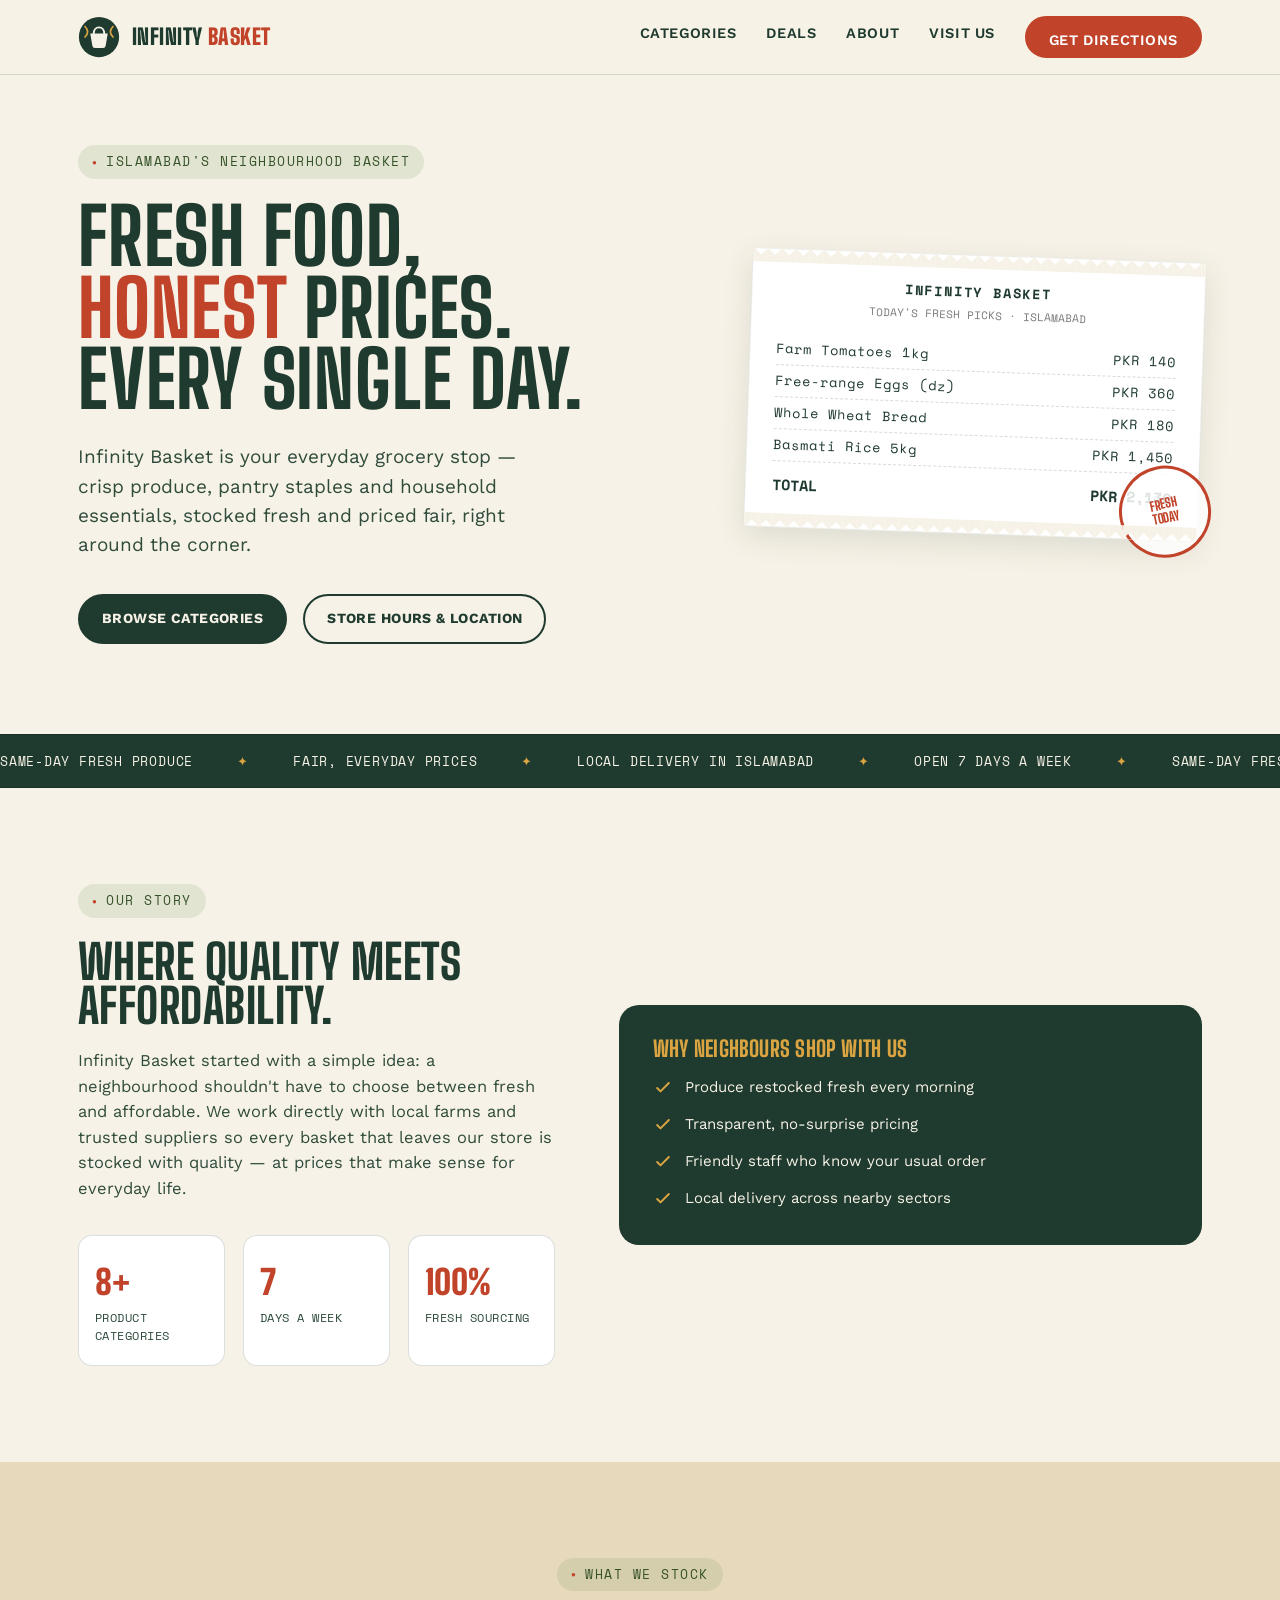
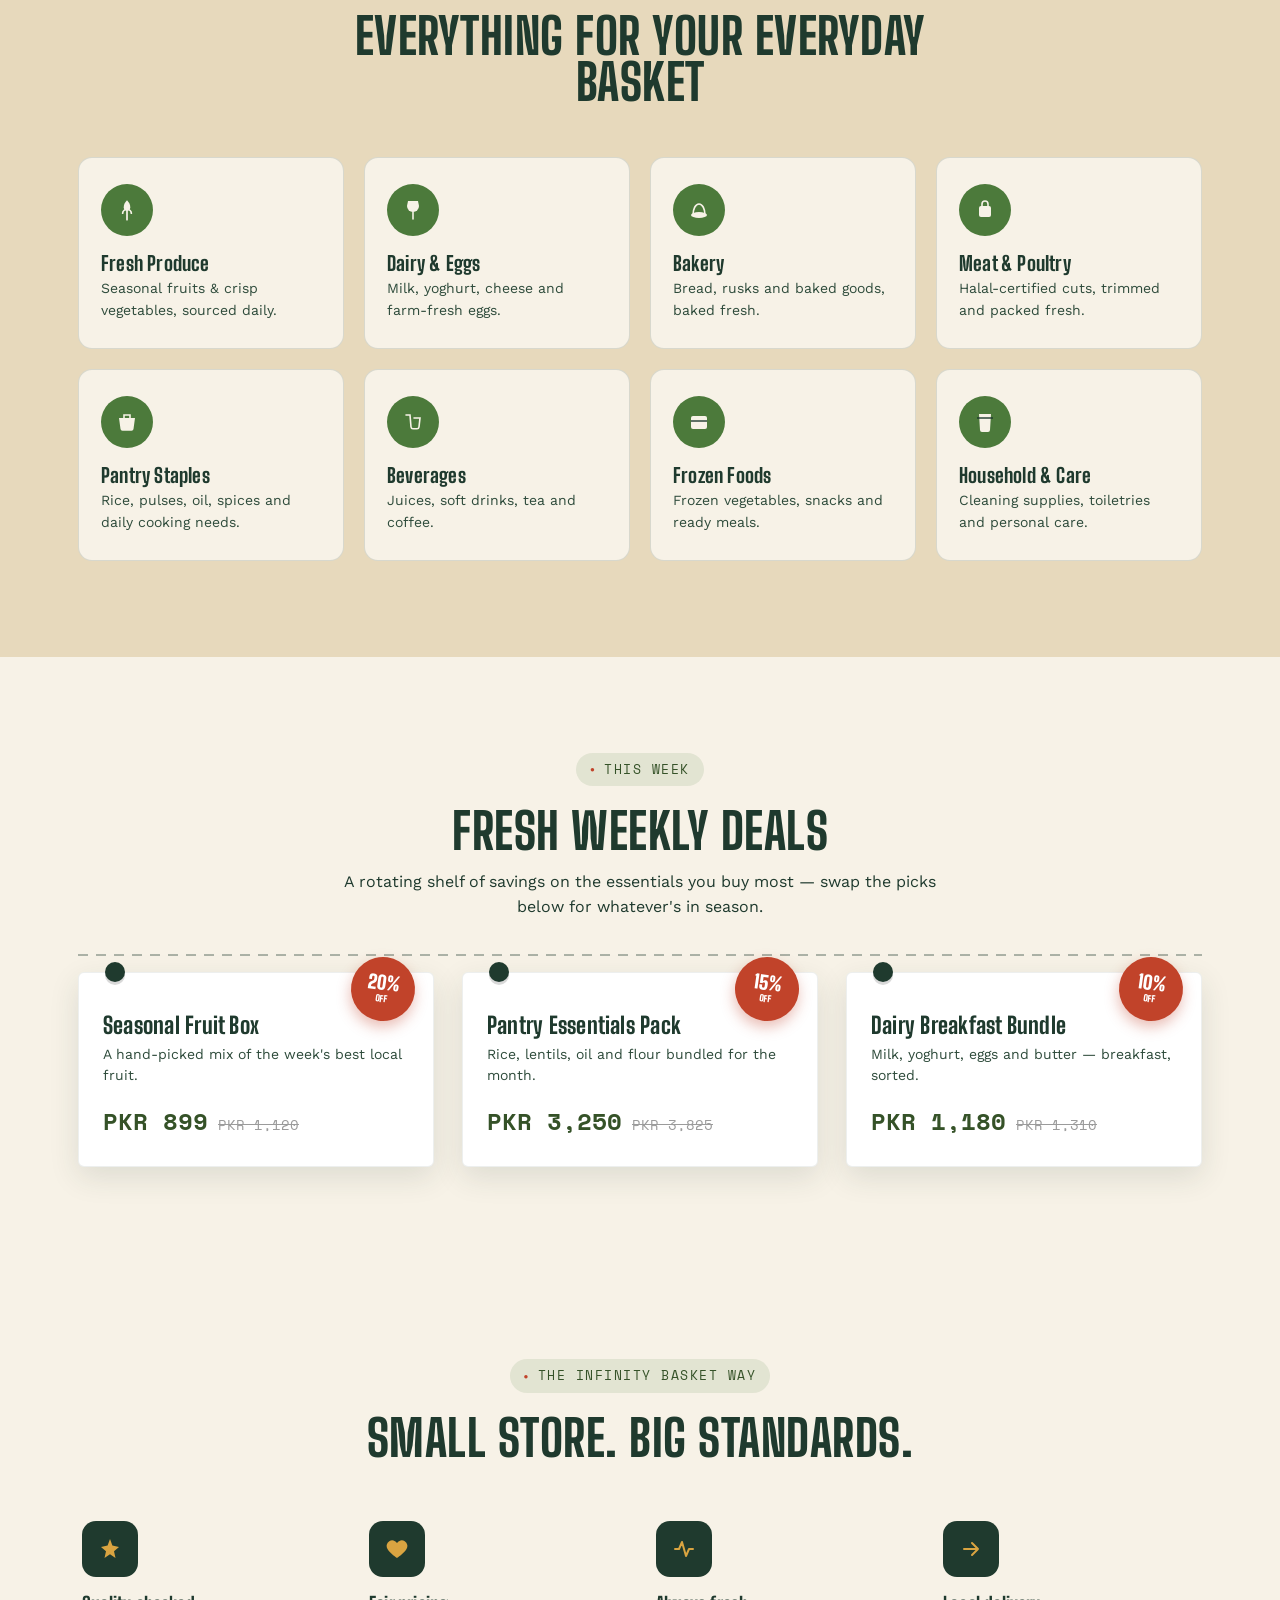
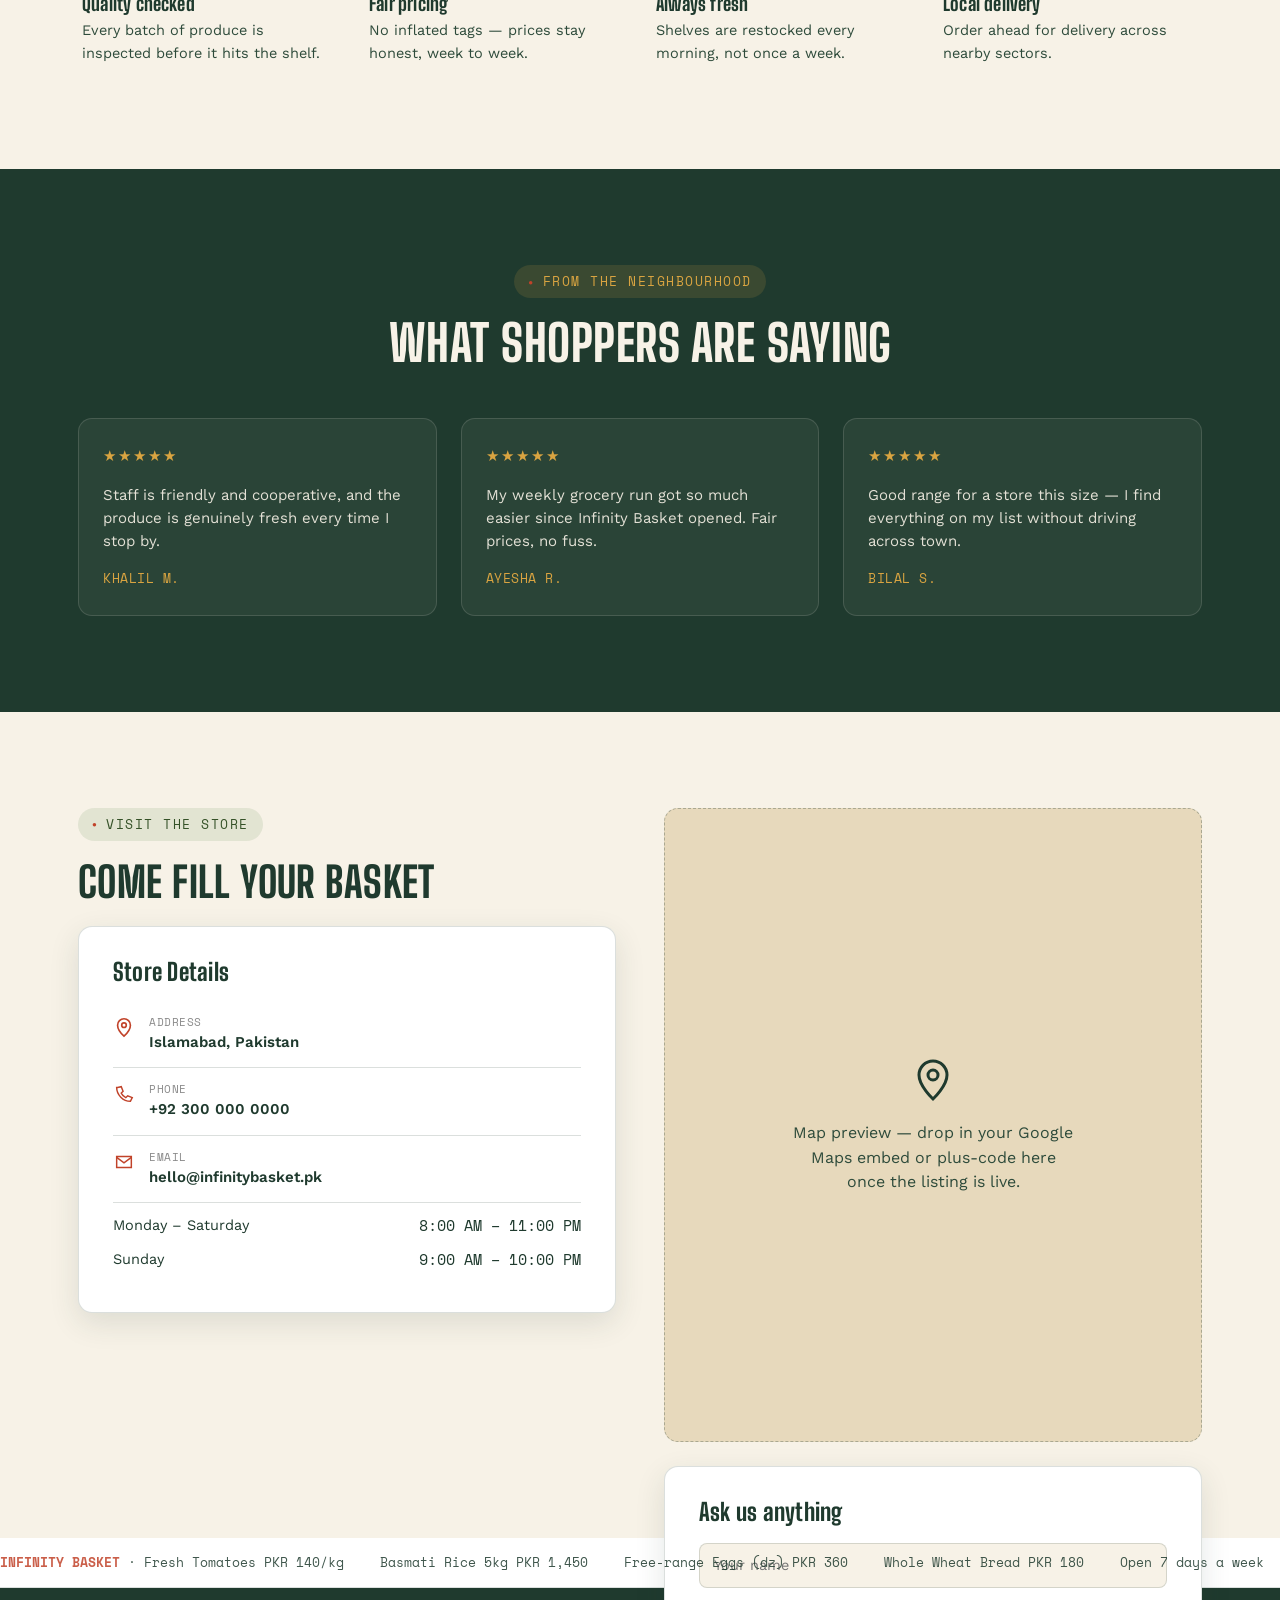
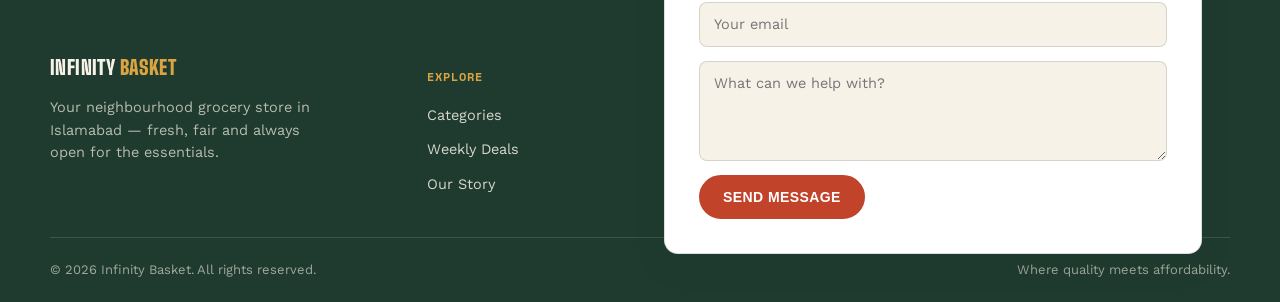
<file: index.html>
<!DOCTYPE html>
<html lang="en">
<head>
<meta charset="UTF-8">
<meta name="viewport" content="width=device-width, initial-scale=1.0">
<title>Infinity Basket — Fresh Groceries, Islamabad</title>
<meta name="description" content="Infinity Basket — your neighbourhood grocery store in Islamabad. Fresh produce, daily essentials, honest prices.">
<link rel="preconnect" href="https://fonts.googleapis.com">
<link rel="preconnect" href="https://fonts.gstatic.com" crossorigin>
<link href="https://fonts.googleapis.com/css2?family=Big+Shoulders+Display:wght@500;700;800;900&family=Work+Sans:wght@400;500;600;700&family=Space+Mono:wght@400;700&display=swap" rel="stylesheet">
<style>
  :root{
    --paper:#F7F2E7;
    --kraft:#E7D9BC;
    --ink:#1F3A2E;
    --ink-soft:#2E4B3B;
    --leaf:#4C7A3B;
    --leaf-deep:#355228;
    --tomato:#C1432A;
    --tomato-deep:#9A3320;
    --gold:#D9A441;
    --line: rgba(31,58,46,0.16);
    --radius: 14px;
    --shadow: 0 10px 30px rgba(31,58,46,0.12);
    --maxw: 1180px;
  }

  *{box-sizing:border-box;}
  html{scroll-behavior:smooth;}
  body{
    margin:0;
    background:var(--paper);
    color:var(--ink);
    font-family:'Work Sans', sans-serif;
    font-size:16px;
    line-height:1.55;
    -webkit-font-smoothing:antialiased;
  }
  h1,h2,h3,.display{
    font-family:'Big Shoulders Display', sans-serif;
    font-weight:800;
    text-transform:uppercase;
    letter-spacing:0.01em;
    line-height:0.92;
    margin:0;
  }
  .mono{font-family:'Space Mono', monospace;}
  a{color:inherit;}
  img,svg{display:block;max-width:100%;}
  .wrap{max-width:var(--maxw); margin:0 auto; padding:0 28px;}
  section{padding:96px 0;}
  @media(max-width:760px){ section{padding:64px 0;} }

  :focus-visible{
    outline:3px solid var(--tomato);
    outline-offset:3px;
  }

  /* ---------- texture ---------- */
  .kraft-bg{
    background-color:var(--kraft);
    background-image:
      radial-gradient(circle at 20% 30%, rgba(31,58,46,0.05) 0, transparent 40%),
      radial-gradient(circle at 80% 70%, rgba(31,58,46,0.05) 0, transparent 45%);
  }

  /* ---------- header ---------- */
  header{
    position:sticky; top:0; z-index:50;
    background:rgba(247,242,231,0.92);
    backdrop-filter:blur(6px);
    border-bottom:1px solid var(--line);
  }
  .nav{
    display:flex; align-items:center; justify-content:space-between;
    padding:16px 28px; max-width:var(--maxw); margin:0 auto;
  }
  .brand{display:flex; align-items:center; gap:12px; text-decoration:none; color:var(--ink);}
  .brand-mark{width:42px; height:42px; flex-shrink:0;}
  .brand-word{font-family:'Big Shoulders Display'; font-weight:900; font-size:22px; letter-spacing:0.02em;}
  .brand-word span{color:var(--tomato);}
  nav.links{display:flex; gap:30px; align-items:center;}
  nav.links a{
    text-decoration:none; font-weight:600; font-size:14.5px;
    text-transform:uppercase; letter-spacing:0.04em;
    padding-bottom:4px; border-bottom:2px solid transparent;
    transition:border-color .2s ease;
  }
  nav.links a:hover{border-color:var(--tomato);}
  .btn{
    display:inline-flex; align-items:center; gap:8px;
    background:var(--ink); color:var(--paper);
    padding:12px 22px; border-radius:999px;
    font-weight:700; font-size:14px; text-transform:uppercase; letter-spacing:0.03em;
    text-decoration:none; border:2px solid var(--ink);
    transition:transform .15s ease, background .2s ease, color .2s ease;
    cursor:pointer;
  }
  .btn:hover{background:transparent; color:var(--ink); transform:translateY(-2px);}
  .btn.tomato{background:var(--tomato); border-color:var(--tomato); color:#fff;}
  .btn.tomato:hover{background:transparent; color:var(--tomato);}
  .btn.ghost{background:transparent; color:var(--ink);}
  .btn.ghost:hover{background:var(--ink); color:var(--paper);}
  .menu-toggle{display:none;}

  @media(max-width:900px){
    nav.links{
      position:fixed; inset:64px 0 0 0; background:var(--paper);
      flex-direction:column; padding:32px 28px; gap:22px;
      transform:translateX(100%); transition:transform .3s ease;
      border-top:1px solid var(--line);
    }
    nav.links.open{transform:translateX(0);}
    .menu-toggle{
      display:flex; background:none; border:none; cursor:pointer;
      flex-direction:column; gap:5px; padding:6px;
    }
    .menu-toggle span{width:26px; height:2.5px; background:var(--ink); display:block;}
  }

  /* ---------- hero ---------- */
  .hero{
    position:relative; overflow:hidden;
    padding:70px 0 90px;
    background:var(--paper);
  }
  .hero .wrap{
    display:grid; grid-template-columns:1.15fr 0.85fr; gap:56px; align-items:center;
  }
  @media(max-width:900px){ .hero .wrap{grid-template-columns:1fr;} }
  .eyebrow{
    display:inline-flex; align-items:center; gap:8px;
    font-family:'Space Mono'; font-size:12.5px; text-transform:uppercase; letter-spacing:0.12em;
    color:var(--leaf-deep); background:rgba(76,122,59,0.12);
    padding:7px 14px; border-radius:999px; margin-bottom:22px;
  }
  .eyebrow::before{content:"●"; color:var(--tomato); font-size:8px;}
  .hero h1{font-size:clamp(42px, 6.2vw, 78px); color:var(--ink);}
  .hero h1 em{font-style:normal; color:var(--tomato);}
  .hero p.lede{
    font-size:19px; max-width:480px; margin:26px 0 34px; color:var(--ink-soft);
  }
  .hero-ctas{display:flex; gap:16px; flex-wrap:wrap;}

  .receipt-card{
    background:#fff; border-radius:4px; padding:26px 26px 30px;
    box-shadow:var(--shadow); position:relative; transform:rotate(2deg);
    font-family:'Space Mono'; font-size:13.5px;
    border:1px solid rgba(31,58,46,0.08);
  }
  .receipt-card::before, .receipt-card::after{
    content:""; position:absolute; left:0; right:0; height:14px;
    background:
      linear-gradient(135deg, transparent 50%, #F7F2E7 50%) 0 0/14px 14px repeat-x,
      linear-gradient(-135deg, transparent 50%, #F7F2E7 50%) 0 0/14px 14px repeat-x;
  }
  .receipt-card::before{top:-1px;}
  .receipt-card::after{bottom:-1px; transform:scaleY(-1);}
  .receipt-title{text-align:center; font-weight:700; letter-spacing:0.06em; margin-bottom:4px;}
  .receipt-sub{text-align:center; font-size:11px; color:#7a7a7a; margin-bottom:16px;}
  .receipt-row{display:flex; justify-content:space-between; padding:5px 0; border-bottom:1px dashed rgba(31,58,46,0.18);}
  .receipt-total{display:flex; justify-content:space-between; padding-top:12px; font-weight:700; font-size:15px;}
  .receipt-stamp{
    position:absolute; right:-14px; bottom:-18px; width:92px; height:92px;
    border-radius:50%; border:3px solid var(--tomato); color:var(--tomato);
    display:flex; align-items:center; justify-content:center; text-align:center;
    transform:rotate(-14deg); font-family:'Big Shoulders Display'; font-weight:800;
    font-size:13px; text-transform:uppercase; line-height:1.05; background:rgba(255,255,255,0.85);
  }

  /* ---------- marquee strip ---------- */
  .strip{
    background:var(--ink); color:var(--paper); overflow:hidden; padding:14px 0;
    white-space:nowrap; border-top:1px solid rgba(0,0,0,0.15); border-bottom:1px solid rgba(0,0,0,0.15);
  }
  .strip-track{display:inline-flex; gap:44px; animation:scroll-left 26s linear infinite;}
  .strip span{font-family:'Space Mono'; font-size:13px; letter-spacing:0.06em; text-transform:uppercase;}
  .strip span::after{content:"✦"; margin-left:44px; color:var(--gold);}
  @keyframes scroll-left{ from{transform:translateX(0);} to{transform:translateX(-50%);} }
  @media (prefers-reduced-motion: reduce){
    .strip-track{animation:none;}
  }

  /* ---------- about ---------- */
  .about .wrap{display:grid; grid-template-columns:0.9fr 1.1fr; gap:64px; align-items:center;}
  @media(max-width:860px){ .about .wrap{grid-template-columns:1fr;} }
  .about h2{font-size:clamp(32px,4.5vw,48px); margin-bottom:20px;}
  .about p{color:var(--ink-soft); font-size:16.5px; max-width:520px;}
  .stat-grid{display:grid; grid-template-columns:repeat(3,1fr); gap:18px; margin-top:34px;}
  .stat{background:#fff; border:1px solid var(--line); border-radius:var(--radius); padding:20px 16px;}
  .stat .num{font-family:'Big Shoulders Display'; font-weight:900; font-size:34px; color:var(--tomato);}
  .stat .lbl{font-family:'Space Mono'; font-size:11.5px; text-transform:uppercase; letter-spacing:0.04em; color:var(--ink-soft);}
  .crate{
    background:var(--ink); border-radius:20px; padding:34px; color:var(--paper);
    position:relative;
  }
  .crate h3{font-size:22px; margin-bottom:16px; color:var(--gold);}
  .crate ul{list-style:none; margin:0; padding:0; display:flex; flex-direction:column; gap:14px;}
  .crate li{display:flex; gap:12px; align-items:flex-start; font-size:15px;}
  .crate li svg{flex-shrink:0; margin-top:2px;}

  /* ---------- categories ---------- */
  .categories{background:var(--kraft);}
  .section-head{max-width:640px; margin:0 auto 52px; text-align:center;}
  .section-head .eyebrow{margin-left:auto; margin-right:auto;}
  .section-head h2{font-size:clamp(32px,4.8vw,50px);}
  .cat-grid{
    display:grid; grid-template-columns:repeat(4,1fr); gap:20px;
  }
  @media(max-width:900px){ .cat-grid{grid-template-columns:repeat(2,1fr);} }
  @media(max-width:520px){ .cat-grid{grid-template-columns:1fr;} }
  .cat-card{
    background:var(--paper); border:1px solid rgba(31,58,46,0.14); border-radius:var(--radius);
    padding:26px 22px; transition:transform .2s ease, box-shadow .2s ease;
  }
  .cat-card:hover{transform:translateY(-6px); box-shadow:var(--shadow);}
  .cat-card .icon{
    width:52px; height:52px; border-radius:50%; background:var(--leaf); color:#fff;
    display:flex; align-items:center; justify-content:center; margin-bottom:18px;
  }
  .cat-card h3{font-size:20px; text-transform:none; margin-bottom:6px;}
  .cat-card p{margin:0; font-size:14px; color:var(--ink-soft);}

  /* ---------- deals ---------- */
  .deals .wrap > p.deals-intro{text-align:center; max-width:600px; margin:-30px auto 50px; color:var(--ink-soft);}
  .deal-line{position:relative;}
  .deal-line::before{
    content:""; position:absolute; top:-18px; left:0; right:0; height:2px;
    background:repeating-linear-gradient(90deg, var(--ink) 0 10px, transparent 10px 18px);
    opacity:0.35;
  }
  .deal-grid{display:grid; grid-template-columns:repeat(3,1fr); gap:28px;}
  @media(max-width:860px){ .deal-grid{grid-template-columns:1fr;} }
  .tag{
    background:#fff; border-radius:6px; padding:28px 24px 26px; position:relative;
    box-shadow:var(--shadow); border:1px solid rgba(31,58,46,0.08);
  }
  .tag::before{
    content:""; position:absolute; top:-11px; left:26px; width:20px; height:20px;
    background:var(--ink); border-radius:50%; box-shadow:0 3px 0 rgba(0,0,0,0.15);
  }
  .tag .badge{
    position:absolute; top:-16px; right:18px; width:64px; height:64px; border-radius:50%;
    background:var(--tomato); color:#fff; display:flex; align-items:center; justify-content:center;
    flex-direction:column; transform:rotate(8deg); font-family:'Big Shoulders Display'; font-weight:900;
    box-shadow:0 6px 14px rgba(193,67,42,0.35);
  }
  .tag .badge .pct{font-size:19px; line-height:1;}
  .tag .badge .off{font-size:9px; letter-spacing:0.05em;}
  .tag h3{font-size:23px; margin:14px 0 8px; text-transform:none;}
  .tag p{color:var(--ink-soft); font-size:14px; margin:0 0 16px;}
  .tag .price-row{display:flex; align-items:baseline; gap:10px; font-family:'Space Mono';}
  .tag .price-now{font-size:24px; font-weight:700; color:var(--leaf-deep);}
  .tag .price-was{font-size:14px; text-decoration:line-through; color:#9b9b9b;}

  /* ---------- why ---------- */
  .why-grid{display:grid; grid-template-columns:repeat(4,1fr); gap:24px;}
  @media(max-width:900px){ .why-grid{grid-template-columns:repeat(2,1fr);} }
  @media(max-width:520px){ .why-grid{grid-template-columns:1fr;} }
  .why-card{text-align:left; padding:8px 4px;}
  .why-card .icon{
    width:56px; height:56px; border-radius:14px; background:var(--ink); color:var(--gold);
    display:flex; align-items:center; justify-content:center; margin-bottom:18px;
  }
  .why-card h3{font-size:19px; text-transform:none; margin-bottom:8px;}
  .why-card p{margin:0; font-size:14.5px; color:var(--ink-soft);}

  /* ---------- testimonials ---------- */
  .testimonials{background:var(--ink); color:var(--paper);}
  .testimonials .section-head h2{color:var(--paper);}
  .testimonials .eyebrow{color:var(--gold); background:rgba(217,164,65,0.14);}
  .quote-grid{display:grid; grid-template-columns:repeat(3,1fr); gap:24px;}
  @media(max-width:900px){ .quote-grid{grid-template-columns:1fr;} }
  .quote-card{
    background:rgba(247,242,231,0.05); border:1px solid rgba(247,242,231,0.14);
    border-radius:var(--radius); padding:26px 24px;
  }
  .quote-card .stars{color:var(--gold); letter-spacing:2px; margin-bottom:14px; font-size:15px;}
  .quote-card p{font-size:15px; color:rgba(247,242,231,0.9);}
  .quote-card .who{margin-top:16px; font-family:'Space Mono'; font-size:12.5px; color:var(--gold); text-transform:uppercase; letter-spacing:0.04em;}

  /* ---------- visit ---------- */
  .visit .wrap{display:grid; grid-template-columns:1fr 1fr; gap:48px;}
  @media(max-width:900px){ .visit .wrap{grid-template-columns:1fr;} }
  .visit-card{background:#fff; border:1px solid var(--line); border-radius:var(--radius); padding:34px; box-shadow:var(--shadow);}
  .visit-card h3{font-size:24px; text-transform:none; margin-bottom:18px;}
  .info-row{display:flex; gap:14px; padding:13px 0; border-bottom:1px solid var(--line);}
  .info-row:last-child{border-bottom:none;}
  .info-row .icon{width:22px; height:22px; flex-shrink:0; color:var(--tomato); margin-top:2px;}
  .info-row .label{font-family:'Space Mono'; font-size:11px; text-transform:uppercase; letter-spacing:0.05em; color:#8a8a8a;}
  .info-row .val{font-size:15px; font-weight:600;}
  .hours-table{width:100%; border-collapse:collapse; margin-top:6px;}
  .hours-table td{padding:6px 0; font-size:14.5px;}
  .hours-table td:last-child{text-align:right; font-family:'Space Mono';}
  .map-box{
    background:var(--kraft); border-radius:var(--radius); min-height:100%; display:flex;
    align-items:center; justify-content:center; padding:40px; text-align:center; border:1px dashed rgba(31,58,46,0.3);
  }
  .map-box svg{margin:0 auto 18px;}
  .map-box p{color:var(--ink-soft); max-width:280px; margin:0 auto;}

  .form-grid{display:grid; gap:14px; margin-top:20px;}
  .form-grid input, .form-grid textarea{
    width:100%; padding:13px 14px; border-radius:8px; border:1px solid var(--line);
    font-family:'Work Sans'; font-size:14.5px; background:var(--paper); color:var(--ink);
  }
  .form-grid textarea{min-height:100px; resize:vertical;}
  .form-grid button{justify-self:start;}

  /* ---------- footer ---------- */
  footer{background:var(--ink); color:var(--paper); padding-top:0;}
  .ticker{
    background:#fff; color:var(--ink); overflow:hidden; padding:12px 0; border-bottom:1px solid var(--line);
  }
  .ticker-track{display:inline-flex; gap:36px; animation:scroll-left 34s linear infinite; font-family:'Space Mono'; font-size:12.5px; white-space:nowrap;}
  .ticker-track span{opacity:0.85;}
  .ticker-track b{color:var(--tomato);}
  @media (prefers-reduced-motion: reduce){ .ticker-track{animation:none;} }

  .foot-grid{
    display:grid; grid-template-columns:1.4fr 1fr 1fr 1fr; gap:40px; padding:64px 0 40px;
  }
  @media(max-width:800px){ .foot-grid{grid-template-columns:1fr 1fr; } }
  @media(max-width:520px){ .foot-grid{grid-template-columns:1fr; } }
  .foot-grid h4{font-family:'Space Mono'; font-size:12px; text-transform:uppercase; letter-spacing:0.08em; color:var(--gold); margin-bottom:16px;}
  .foot-grid ul{list-style:none; margin:0; padding:0; display:flex; flex-direction:column; gap:10px;}
  .foot-grid a{text-decoration:none; font-size:14.5px; color:rgba(247,242,231,0.85);}
  .foot-grid a:hover{color:#fff; text-decoration:underline;}
  .foot-brand p{color:rgba(247,242,231,0.7); font-size:14.5px; max-width:280px; margin-top:14px;}
  .foot-bottom{
    border-top:1px solid rgba(247,242,231,0.14); padding:22px 0; display:flex; justify-content:space-between;
    flex-wrap:wrap; gap:10px; font-size:13px; color:rgba(247,242,231,0.6);
  }

  .reveal{opacity:0; transform:translateY(18px); transition:opacity .6s ease, transform .6s ease;}
  .reveal.in{opacity:1; transform:translateY(0);}
  @media (prefers-reduced-motion: reduce){
    .reveal{opacity:1; transform:none; transition:none;}
  }
</style>
</head>
<body>

<header>
  <div class="nav">
    <a href="#top" class="brand">
      <svg class="brand-mark" viewBox="0 0 48 48" fill="none">
        <circle cx="24" cy="24" r="23" fill="#1F3A2E"/>
        <path d="M14 20h20l-2.4 14a3 3 0 0 1-3 2.5H19.4a3 3 0 0 1-3-2.5L14 20Z" fill="#F7F2E7"/>
        <path d="M18 20c0-4 2.5-7 6-7s6 3 6 7" stroke="#F7F2E7" stroke-width="2.2" stroke-linecap="round"/>
        <path d="M8 12c4 4 4 8 0 12M40 12c-4 4-4 8 0 12" stroke="#D9A441" stroke-width="2" stroke-linecap="round"/>
      </svg>
      <span class="brand-word">INFINITY <span>BASKET</span></span>
    </a>
    <button class="menu-toggle" id="menuToggle" aria-label="Toggle menu" aria-expanded="false">
      <span></span><span></span><span></span>
    </button>
    <nav class="links" id="navLinks">
      <a href="#categories">Categories</a>
      <a href="#deals">Deals</a>
      <a href="#about">About</a>
      <a href="#visit">Visit Us</a>
      <a href="#visit" class="btn tomato">Get Directions</a>
    </nav>
  </div>
</header>

<main id="top">

  <section class="hero">
    <div class="wrap">
      <div class="reveal in">
        <span class="eyebrow">Islamabad's neighbourhood basket</span>
        <h1>Fresh food,<br><em>honest</em> prices.<br>Every single day.</h1>
        <p class="lede">Infinity Basket is your everyday grocery stop — crisp produce, pantry staples and household essentials, stocked fresh and priced fair, right around the corner.</p>
        <div class="hero-ctas">
          <a href="#categories" class="btn">Browse Categories</a>
          <a href="#visit" class="btn ghost">Store Hours &amp; Location</a>
        </div>
      </div>
      <div class="reveal in">
        <div class="receipt-card">
          <div class="receipt-title">INFINITY BASKET</div>
          <div class="receipt-sub">TODAY'S FRESH PICKS · ISLAMABAD</div>
          <div class="receipt-row"><span>Farm Tomatoes 1kg</span><span>PKR 140</span></div>
          <div class="receipt-row"><span>Free-range Eggs (dz)</span><span>PKR 360</span></div>
          <div class="receipt-row"><span>Whole Wheat Bread</span><span>PKR 180</span></div>
          <div class="receipt-row"><span>Basmati Rice 5kg</span><span>PKR 1,450</span></div>
          <div class="receipt-total"><span>TOTAL</span><span>PKR 2,130</span></div>
          <div class="receipt-stamp">Fresh<br>Today</div>
        </div>
      </div>
    </div>
  </section>

  <div class="strip">
    <div class="strip-track">
      <span>Same-day fresh produce</span>
      <span>Fair, everyday prices</span>
      <span>Local delivery in Islamabad</span>
      <span>Open 7 days a week</span>
      <span>Same-day fresh produce</span>
      <span>Fair, everyday prices</span>
      <span>Local delivery in Islamabad</span>
      <span>Open 7 days a week</span>
    </div>
  </div>

  <section class="about" id="about">
    <div class="wrap">
      <div class="reveal">
        <span class="eyebrow">Our story</span>
        <h2>Where quality meets affordability.</h2>
        <p>Infinity Basket started with a simple idea: a neighbourhood shouldn't have to choose between fresh and affordable. We work directly with local farms and trusted suppliers so every basket that leaves our store is stocked with quality — at prices that make sense for everyday life.</p>
        <div class="stat-grid">
          <div class="stat"><div class="num">8+</div><div class="lbl">Product Categories</div></div>
          <div class="stat"><div class="num">7</div><div class="lbl">Days A Week</div></div>
          <div class="stat"><div class="num">100%</div><div class="lbl">Fresh Sourcing</div></div>
        </div>
      </div>
      <div class="crate reveal">
        <h3>Why neighbours shop with us</h3>
        <ul>
          <li><svg width="20" height="20" viewBox="0 0 24 24" fill="none"><path d="M5 12l4 4 10-10" stroke="#D9A441" stroke-width="2.4" stroke-linecap="round" stroke-linejoin="round"/></svg> Produce restocked fresh every morning</li>
          <li><svg width="20" height="20" viewBox="0 0 24 24" fill="none"><path d="M5 12l4 4 10-10" stroke="#D9A441" stroke-width="2.4" stroke-linecap="round" stroke-linejoin="round"/></svg> Transparent, no-surprise pricing</li>
          <li><svg width="20" height="20" viewBox="0 0 24 24" fill="none"><path d="M5 12l4 4 10-10" stroke="#D9A441" stroke-width="2.4" stroke-linecap="round" stroke-linejoin="round"/></svg> Friendly staff who know your usual order</li>
          <li><svg width="20" height="20" viewBox="0 0 24 24" fill="none"><path d="M5 12l4 4 10-10" stroke="#D9A441" stroke-width="2.4" stroke-linecap="round" stroke-linejoin="round"/></svg> Local delivery across nearby sectors</li>
        </ul>
      </div>
    </div>
  </section>

  <section class="categories" id="categories">
    <div class="wrap">
      <div class="section-head reveal">
        <span class="eyebrow">What we stock</span>
        <h2>Everything for your everyday basket</h2>
      </div>
      <div class="cat-grid">

        <div class="cat-card reveal">
          <div class="icon"><svg width="26" height="26" viewBox="0 0 24 24" fill="none"><path d="M12 3c2 2 3 4 3 6.5A3 3 0 0 1 9 9.5C9 7 10 5 12 3Z" fill="#F7F2E7"/><path d="M12 10v11M8 15c0-2 1.8-3.5 4-3.5s4 1.5 4 3.5" stroke="#F7F2E7" stroke-width="1.6" stroke-linecap="round"/></svg></div>
          <h3>Fresh Produce</h3>
          <p>Seasonal fruits &amp; crisp vegetables, sourced daily.</p>
        </div>

        <div class="cat-card reveal">
          <div class="icon"><svg width="24" height="24" viewBox="0 0 24 24" fill="none"><path d="M7 3h10l1 5a6 6 0 0 1-12 0l1-5Z" fill="#F7F2E7"/><path d="M12 14v7" stroke="#F7F2E7" stroke-width="1.6" stroke-linecap="round"/></svg></div>
          <h3>Dairy &amp; Eggs</h3>
          <p>Milk, yoghurt, cheese and farm-fresh eggs.</p>
        </div>

        <div class="cat-card reveal">
          <div class="icon"><svg width="24" height="24" viewBox="0 0 24 24" fill="none"><ellipse cx="12" cy="17" rx="8" ry="3" fill="#F7F2E7"/><path d="M6 17c0-6 2.5-11 6-11s6 5 6 11" stroke="#F7F2E7" stroke-width="1.6"/></svg></div>
          <h3>Bakery</h3>
          <p>Bread, rusks and baked goods, baked fresh.</p>
        </div>

        <div class="cat-card reveal">
          <div class="icon"><svg width="24" height="24" viewBox="0 0 24 24" fill="none"><rect x="6" y="8" width="12" height="11" rx="2" fill="#F7F2E7"/><path d="M9 8V6a3 3 0 0 1 6 0v2" stroke="#F7F2E7" stroke-width="1.6"/></svg></div>
          <h3>Meat &amp; Poultry</h3>
          <p>Halal-certified cuts, trimmed and packed fresh.</p>
        </div>

        <div class="cat-card reveal">
          <div class="icon"><svg width="24" height="24" viewBox="0 0 24 24" fill="none"><path d="M4 8h16l-1.5 11a2 2 0 0 1-2 1.8H7.5a2 2 0 0 1-2-1.8L4 8Z" fill="#F7F2E7"/><path d="M9 8V5h6v3" stroke="#F7F2E7" stroke-width="1.6"/></svg></div>
          <h3>Pantry Staples</h3>
          <p>Rice, pulses, oil, spices and daily cooking needs.</p>
        </div>

        <div class="cat-card reveal">
          <div class="icon"><svg width="24" height="24" viewBox="0 0 24 24" fill="none"><path d="M5 5h4l1 12a2 2 0 0 0 2 1.8h4a2 2 0 0 0 2-1.8L19 8h-6" stroke="#F7F2E7" stroke-width="1.6" stroke-linecap="round"/></svg></div>
          <h3>Beverages</h3>
          <p>Juices, soft drinks, tea and coffee.</p>
        </div>

        <div class="cat-card reveal">
          <div class="icon"><svg width="24" height="24" viewBox="0 0 24 24" fill="none"><rect x="4" y="6" width="16" height="13" rx="2" fill="#F7F2E7"/><path d="M4 11h16" stroke="#1F3A2E" stroke-width="1.4"/></svg></div>
          <h3>Frozen Foods</h3>
          <p>Frozen vegetables, snacks and ready meals.</p>
        </div>

        <div class="cat-card reveal">
          <div class="icon"><svg width="24" height="24" viewBox="0 0 24 24" fill="none"><path d="M6 4h12l-1 16a2 2 0 0 1-2 1.9H9a2 2 0 0 1-2-1.9L6 4Z" fill="#F7F2E7"/><path d="M4 8h16" stroke="#1F3A2E" stroke-width="1.4"/></svg></div>
          <h3>Household &amp; Care</h3>
          <p>Cleaning supplies, toiletries and personal care.</p>
        </div>

      </div>
    </div>
  </section>

  <section class="deals" id="deals">
    <div class="wrap">
      <div class="section-head reveal">
        <span class="eyebrow">This week</span>
        <h2>Fresh weekly deals</h2>
        <p class="deals-intro">A rotating shelf of savings on the essentials you buy most — swap the picks below for whatever's in season.</p>
      </div>
      <div class="deal-grid deal-line">
        <div class="tag reveal">
          <div class="badge"><span class="pct">20%</span><span class="off">OFF</span></div>
          <h3>Seasonal Fruit Box</h3>
          <p>A hand-picked mix of the week's best local fruit.</p>
          <div class="price-row"><span class="price-now">PKR 899</span><span class="price-was">PKR 1,120</span></div>
        </div>
        <div class="tag reveal">
          <div class="badge"><span class="pct">15%</span><span class="off">OFF</span></div>
          <h3>Pantry Essentials Pack</h3>
          <p>Rice, lentils, oil and flour bundled for the month.</p>
          <div class="price-row"><span class="price-now">PKR 3,250</span><span class="price-was">PKR 3,825</span></div>
        </div>
        <div class="tag reveal">
          <div class="badge"><span class="pct">10%</span><span class="off">OFF</span></div>
          <h3>Dairy Breakfast Bundle</h3>
          <p>Milk, yoghurt, eggs and butter — breakfast, sorted.</p>
          <div class="price-row"><span class="price-now">PKR 1,180</span><span class="price-was">PKR 1,310</span></div>
        </div>
      </div>
    </div>
  </section>

  <section class="why">
    <div class="wrap">
      <div class="section-head reveal">
        <span class="eyebrow">The Infinity Basket way</span>
        <h2>Small store. Big standards.</h2>
      </div>
      <div class="why-grid">
        <div class="why-card reveal">
          <div class="icon"><svg width="24" height="24" viewBox="0 0 24 24" fill="none"><path d="M12 2l2.4 6.5L21 10l-5 4.2L17.5 21 12 17.3 6.5 21 8 14.2 3 10l6.6-1.5L12 2Z" fill="currentColor"/></svg></div>
          <h3>Quality checked</h3>
          <p>Every batch of produce is inspected before it hits the shelf.</p>
        </div>
        <div class="why-card reveal">
          <div class="icon"><svg width="24" height="24" viewBox="0 0 24 24" fill="none"><path d="M12 21s-7-4.5-9.5-9A5.5 5.5 0 0 1 12 6a5.5 5.5 0 0 1 9.5 6c-2.5 4.5-9.5 9-9.5 9Z" fill="currentColor"/></svg></div>
          <h3>Fair pricing</h3>
          <p>No inflated tags — prices stay honest, week to week.</p>
        </div>
        <div class="why-card reveal">
          <div class="icon"><svg width="24" height="24" viewBox="0 0 24 24" fill="none"><path d="M3 12h4l3-7 4 14 3-7h4" stroke="currentColor" stroke-width="2" stroke-linecap="round" stroke-linejoin="round"/></svg></div>
          <h3>Always fresh</h3>
          <p>Shelves are restocked every morning, not once a week.</p>
        </div>
        <div class="why-card reveal">
          <div class="icon"><svg width="24" height="24" viewBox="0 0 24 24" fill="none"><path d="M5 12h14M13 6l6 6-6 6" stroke="currentColor" stroke-width="2" stroke-linecap="round" stroke-linejoin="round"/></svg></div>
          <h3>Local delivery</h3>
          <p>Order ahead for delivery across nearby sectors.</p>
        </div>
      </div>
    </div>
  </section>

  <section class="testimonials">
    <div class="wrap">
      <div class="section-head reveal">
        <span class="eyebrow">From the neighbourhood</span>
        <h2>What shoppers are saying</h2>
      </div>
      <div class="quote-grid">
        <div class="quote-card reveal">
          <div class="stars">★★★★★</div>
          <p>Staff is friendly and cooperative, and the produce is genuinely fresh every time I stop by.</p>
          <div class="who">Khalil M.</div>
        </div>
        <div class="quote-card reveal">
          <div class="stars">★★★★★</div>
          <p>My weekly grocery run got so much easier since Infinity Basket opened. Fair prices, no fuss.</p>
          <div class="who">Ayesha R.</div>
        </div>
        <div class="quote-card reveal">
          <div class="stars">★★★★★</div>
          <p>Good range for a store this size — I find everything on my list without driving across town.</p>
          <div class="who">Bilal S.</div>
        </div>
      </div>
    </div>
  </section>

  <section class="visit" id="visit">
    <div class="wrap">
      <div class="reveal">
        <span class="eyebrow">Visit the store</span>
        <h2 style="font-size:clamp(30px,4vw,42px); margin-bottom:24px;">Come fill your basket</h2>
        <div class="visit-card">
          <h3>Store Details</h3>
          <div class="info-row">
            <svg class="icon" viewBox="0 0 24 24" fill="none"><path d="M12 22s7-6.5 7-12a7 7 0 1 0-14 0c0 5.5 7 12 7 12Z" stroke="currentColor" stroke-width="1.8"/><circle cx="12" cy="10" r="2.5" stroke="currentColor" stroke-width="1.8"/></svg>
            <div><div class="label">Address</div><div class="val">Islamabad, Pakistan</div></div>
          </div>
          <div class="info-row">
            <svg class="icon" viewBox="0 0 24 24" fill="none"><path d="M4 5c0 8 7 15 15 15l2-4-5-2-2 2c-2-1-4-3-5-5l2-2-2-5-4 1Z" stroke="currentColor" stroke-width="1.6"/></svg>
            <div><div class="label">Phone</div><div class="val">+92 300 000 0000</div></div>
          </div>
          <div class="info-row">
            <svg class="icon" viewBox="0 0 24 24" fill="none"><path d="M4 6h16v12H4V6Z" stroke="currentColor" stroke-width="1.6"/><path d="M4 7l8 6 8-6" stroke="currentColor" stroke-width="1.6"/></svg>
            <div><div class="label">Email</div><div class="val">hello@infinitybasket.pk</div></div>
          </div>
          <table class="hours-table">
            <tr><td>Monday – Saturday</td><td>8:00 AM – 11:00 PM</td></tr>
            <tr><td>Sunday</td><td>9:00 AM – 10:00 PM</td></tr>
          </table>
        </div>
      </div>

      <div class="reveal">
        <div class="map-box" style="margin-bottom:24px;">
          <div>
            <svg width="48" height="48" viewBox="0 0 24 24" fill="none"><path d="M12 22s7-6.5 7-12a7 7 0 1 0-14 0c0 5.5 7 12 7 12Z" stroke="#1F3A2E" stroke-width="1.5"/><circle cx="12" cy="10" r="2.5" stroke="#1F3A2E" stroke-width="1.5"/></svg>
            <p>Map preview — drop in your Google Maps embed or plus-code here once the listing is live.</p>
          </div>
        </div>
        <div class="visit-card">
          <h3>Ask us anything</h3>
          <form class="form-grid" onsubmit="event.preventDefault(); this.reset(); document.getElementById('formNote').style.display='block';">
            <input type="text" placeholder="Your name" required>
            <input type="email" placeholder="Your email" required>
            <textarea placeholder="What can we help with?" required></textarea>
            <button type="submit" class="btn tomato">Send Message</button>
            <p id="formNote" style="display:none; font-size:13.5px; color:var(--leaf-deep);">Thanks — this is a demo form. Connect it to your email or CRM to start receiving messages.</p>
          </form>
        </div>
      </div>
    </div>
  </section>

</main>

<footer>
  <div class="ticker">
    <div class="ticker-track">
      <span><b>INFINITY BASKET</b> · Fresh Tomatoes PKR 140/kg</span>
      <span>Basmati Rice 5kg PKR 1,450</span>
      <span>Free-range Eggs (dz) PKR 360</span>
      <span>Whole Wheat Bread PKR 180</span>
      <span>Open 7 days a week</span>
      <span><b>INFINITY BASKET</b> · Fresh Tomatoes PKR 140/kg</span>
      <span>Basmati Rice 5kg PKR 1,450</span>
      <span>Free-range Eggs (dz) PKR 360</span>
      <span>Whole Wheat Bread PKR 180</span>
      <span>Open 7 days a week</span>
    </div>
  </div>
  <div class="wrap foot-grid">
    <div class="foot-brand">
      <span class="brand-word" style="font-size:20px;">INFINITY <span style="color:#D9A441;">BASKET</span></span>
      <p>Your neighbourhood grocery store in Islamabad — fresh, fair and always open for the essentials.</p>
    </div>
    <div>
      <h4>Explore</h4>
      <ul>
        <li><a href="#categories">Categories</a></li>
        <li><a href="#deals">Weekly Deals</a></li>
        <li><a href="#about">Our Story</a></li>
      </ul>
    </div>
    <div>
      <h4>Store</h4>
      <ul>
        <li><a href="#visit">Hours &amp; Location</a></li>
        <li><a href="#visit">Get Directions</a></li>
        <li><a href="#visit">Contact Us</a></li>
      </ul>
    </div>
    <div>
      <h4>Follow</h4>
      <ul>
        <li><a href="https://www.facebook.com/p/Infinity-Basket-61579061640042/" target="_blank" rel="noopener">Facebook</a></li>
        <li><a href="#">Instagram</a></li>
      </ul>
    </div>
  </div>
  <div class="wrap foot-bottom">
    <span>© 2026 Infinity Basket. All rights reserved.</span>
    <span>Where quality meets affordability.</span>
  </div>
</footer>

<script>
  const toggle = document.getElementById('menuToggle');
  const navLinks = document.getElementById('navLinks');
  toggle.addEventListener('click', () => {
    const isOpen = navLinks.classList.toggle('open');
    toggle.setAttribute('aria-expanded', isOpen);
  });
  navLinks.querySelectorAll('a').forEach(a => a.addEventListener('click', () => {
    navLinks.classList.remove('open');
    toggle.setAttribute('aria-expanded', false);
  }));

  const revealEls = document.querySelectorAll('.reveal');
  const io = new IntersectionObserver((entries) => {
    entries.forEach(e => { if(e.isIntersecting){ e.target.classList.add('in'); io.unobserve(e.target); } });
  }, { threshold: 0.12 });
  revealEls.forEach(el => io.observe(el));
</script>

</body>
</html>
</file>
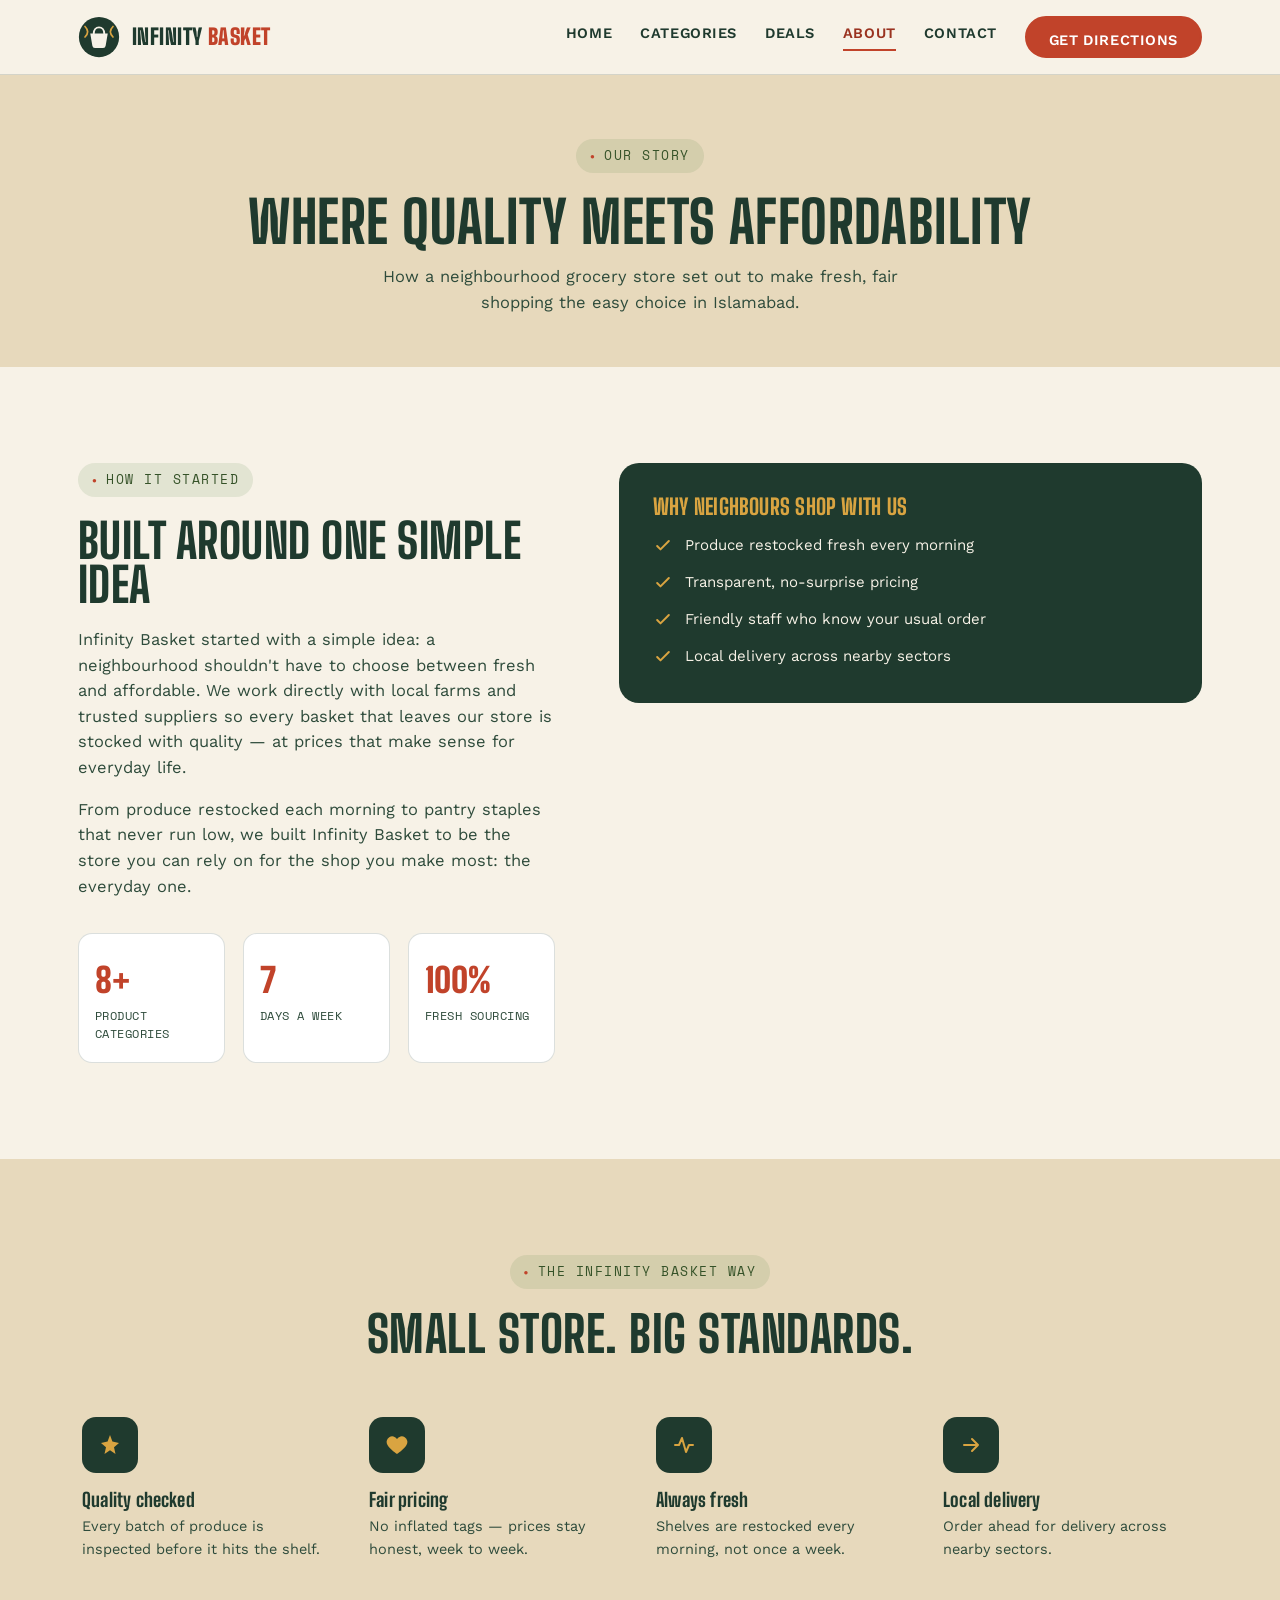
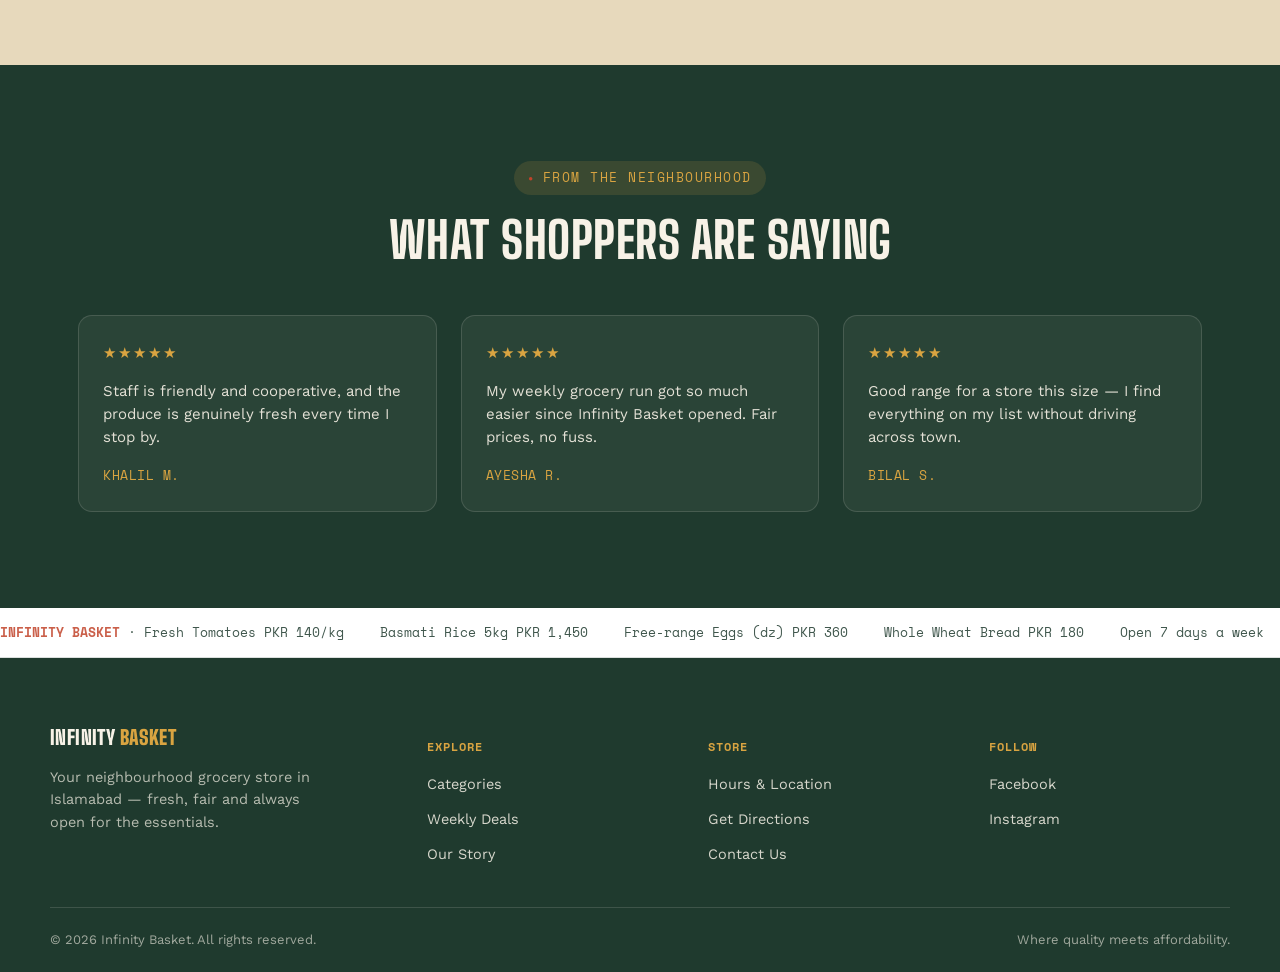
<file: about.html>
<!DOCTYPE html>
<html lang="en">
<head>
<meta charset="UTF-8">
<meta name="viewport" content="width=device-width, initial-scale=1.0">
<title>About Us — Infinity Basket</title>
<meta name="description" content="The Infinity Basket story — fresh, fair grocery shopping for Islamabad's neighbourhoods.">
<link rel="preconnect" href="https://fonts.googleapis.com">
<link rel="preconnect" href="https://fonts.gstatic.com" crossorigin>
<link href="https://fonts.googleapis.com/css2?family=Big+Shoulders+Display:wght@500;700;800;900&family=Work+Sans:wght@400;500;600;700&family=Space+Mono:wght@400;700&display=swap" rel="stylesheet">
<link rel="stylesheet" href="style.css">
</head>
<body>

<header>
  <div class="nav">
    <a href="index.html" class="brand">
      <svg class="brand-mark" viewBox="0 0 48 48" fill="none">
        <circle cx="24" cy="24" r="23" fill="#1F3A2E"/>
        <path d="M14 20h20l-2.4 14a3 3 0 0 1-3 2.5H19.4a3 3 0 0 1-3-2.5L14 20Z" fill="#F7F2E7"/>
        <path d="M18 20c0-4 2.5-7 6-7s6 3 6 7" stroke="#F7F2E7" stroke-width="2.2" stroke-linecap="round"/>
        <path d="M8 12c4 4 4 8 0 12M40 12c-4 4-4 8 0 12" stroke="#D9A441" stroke-width="2" stroke-linecap="round"/>
      </svg>
      <span class="brand-word">INFINITY <span>BASKET</span></span>
    </a>
    <button class="menu-toggle" id="menuToggle" aria-label="Toggle menu" aria-expanded="false">
      <span></span><span></span><span></span>
    </button>
    <nav class="links" id="navLinks">
      <a href="index.html">Home</a>
      <a href="categories.html">Categories</a>
      <a href="deals.html">Deals</a>
      <a href="about.html" class="active">About</a>
      <a href="contact.html">Contact</a>
      <a href="contact.html" class="btn tomato">Get Directions</a>
    </nav>
  </div>
</header>

<main>

  <div class="page-banner">
    <div class="wrap">
      <span class="eyebrow">Our story</span>
      <h1>Where quality meets affordability</h1>
      <p>How a neighbourhood grocery store set out to make fresh, fair shopping the easy choice in Islamabad.</p>
    </div>
  </div>

  <section class="about">
    <div class="wrap">
      <div class="reveal">
        <span class="eyebrow">How it started</span>
        <h2>Built around one simple idea</h2>
        <p>Infinity Basket started with a simple idea: a neighbourhood shouldn't have to choose between fresh and affordable. We work directly with local farms and trusted suppliers so every basket that leaves our store is stocked with quality — at prices that make sense for everyday life.</p>
        <p style="margin-top:16px;">From produce restocked each morning to pantry staples that never run low, we built Infinity Basket to be the store you can rely on for the shop you make most: the everyday one.</p>
        <div class="stat-grid">
          <div class="stat"><div class="num">8+</div><div class="lbl">Product Categories</div></div>
          <div class="stat"><div class="num">7</div><div class="lbl">Days A Week</div></div>
          <div class="stat"><div class="num">100%</div><div class="lbl">Fresh Sourcing</div></div>
        </div>
      </div>
      <div class="crate reveal">
        <h3>Why neighbours shop with us</h3>
        <ul>
          <li><svg width="20" height="20" viewBox="0 0 24 24" fill="none"><path d="M5 12l4 4 10-10" stroke="#D9A441" stroke-width="2.4" stroke-linecap="round" stroke-linejoin="round"/></svg> Produce restocked fresh every morning</li>
          <li><svg width="20" height="20" viewBox="0 0 24 24" fill="none"><path d="M5 12l4 4 10-10" stroke="#D9A441" stroke-width="2.4" stroke-linecap="round" stroke-linejoin="round"/></svg> Transparent, no-surprise pricing</li>
          <li><svg width="20" height="20" viewBox="0 0 24 24" fill="none"><path d="M5 12l4 4 10-10" stroke="#D9A441" stroke-width="2.4" stroke-linecap="round" stroke-linejoin="round"/></svg> Friendly staff who know your usual order</li>
          <li><svg width="20" height="20" viewBox="0 0 24 24" fill="none"><path d="M5 12l4 4 10-10" stroke="#D9A441" stroke-width="2.4" stroke-linecap="round" stroke-linejoin="round"/></svg> Local delivery across nearby sectors</li>
        </ul>
      </div>
    </div>
  </section>

  <section class="why kraft-bg">
    <div class="wrap">
      <div class="section-head reveal">
        <span class="eyebrow">The Infinity Basket way</span>
        <h2>Small store. Big standards.</h2>
      </div>
      <div class="why-grid">
        <div class="why-card reveal">
          <div class="icon"><svg width="24" height="24" viewBox="0 0 24 24" fill="none"><path d="M12 2l2.4 6.5L21 10l-5 4.2L17.5 21 12 17.3 6.5 21 8 14.2 3 10l6.6-1.5L12 2Z" fill="currentColor"/></svg></div>
          <h3>Quality checked</h3>
          <p>Every batch of produce is inspected before it hits the shelf.</p>
        </div>
        <div class="why-card reveal">
          <div class="icon"><svg width="24" height="24" viewBox="0 0 24 24" fill="none"><path d="M12 21s-7-4.5-9.5-9A5.5 5.5 0 0 1 12 6a5.5 5.5 0 0 1 9.5 6c-2.5 4.5-9.5 9-9.5 9Z" fill="currentColor"/></svg></div>
          <h3>Fair pricing</h3>
          <p>No inflated tags — prices stay honest, week to week.</p>
        </div>
        <div class="why-card reveal">
          <div class="icon"><svg width="24" height="24" viewBox="0 0 24 24" fill="none"><path d="M3 12h4l3-7 4 14 3-7h4" stroke="currentColor" stroke-width="2" stroke-linecap="round" stroke-linejoin="round"/></svg></div>
          <h3>Always fresh</h3>
          <p>Shelves are restocked every morning, not once a week.</p>
        </div>
        <div class="why-card reveal">
          <div class="icon"><svg width="24" height="24" viewBox="0 0 24 24" fill="none"><path d="M5 12h14M13 6l6 6-6 6" stroke="currentColor" stroke-width="2" stroke-linecap="round" stroke-linejoin="round"/></svg></div>
          <h3>Local delivery</h3>
          <p>Order ahead for delivery across nearby sectors.</p>
        </div>
      </div>
    </div>
  </section>

  <section class="testimonials">
    <div class="wrap">
      <div class="section-head reveal">
        <span class="eyebrow">From the neighbourhood</span>
        <h2>What shoppers are saying</h2>
      </div>
      <div class="quote-grid">
        <div class="quote-card reveal">
          <div class="stars">★★★★★</div>
          <p>Staff is friendly and cooperative, and the produce is genuinely fresh every time I stop by.</p>
          <div class="who">Khalil M.</div>
        </div>
        <div class="quote-card reveal">
          <div class="stars">★★★★★</div>
          <p>My weekly grocery run got so much easier since Infinity Basket opened. Fair prices, no fuss.</p>
          <div class="who">Ayesha R.</div>
        </div>
        <div class="quote-card reveal">
          <div class="stars">★★★★★</div>
          <p>Good range for a store this size — I find everything on my list without driving across town.</p>
          <div class="who">Bilal S.</div>
        </div>
      </div>
    </div>
  </section>

</main>

<footer>
  <div class="ticker">
    <div class="ticker-track">
      <span><b>INFINITY BASKET</b> · Fresh Tomatoes PKR 140/kg</span>
      <span>Basmati Rice 5kg PKR 1,450</span>
      <span>Free-range Eggs (dz) PKR 360</span>
      <span>Whole Wheat Bread PKR 180</span>
      <span>Open 7 days a week</span>
      <span><b>INFINITY BASKET</b> · Fresh Tomatoes PKR 140/kg</span>
      <span>Basmati Rice 5kg PKR 1,450</span>
      <span>Free-range Eggs (dz) PKR 360</span>
      <span>Whole Wheat Bread PKR 180</span>
      <span>Open 7 days a week</span>
    </div>
  </div>
  <div class="wrap foot-grid">
    <div class="foot-brand">
      <span class="brand-word" style="font-size:20px;">INFINITY <span style="color:#D9A441;">BASKET</span></span>
      <p>Your neighbourhood grocery store in Islamabad — fresh, fair and always open for the essentials.</p>
    </div>
    <div>
      <h4>Explore</h4>
      <ul>
        <li><a href="categories.html">Categories</a></li>
        <li><a href="deals.html">Weekly Deals</a></li>
        <li><a href="about.html">Our Story</a></li>
      </ul>
    </div>
    <div>
      <h4>Store</h4>
      <ul>
        <li><a href="contact.html">Hours &amp; Location</a></li>
        <li><a href="contact.html">Get Directions</a></li>
        <li><a href="contact.html">Contact Us</a></li>
      </ul>
    </div>
    <div>
      <h4>Follow</h4>
      <ul>
        <li><a href="https://www.facebook.com/p/Infinity-Basket-61579061640042/" target="_blank" rel="noopener">Facebook</a></li>
        <li><a href="#">Instagram</a></li>
      </ul>
    </div>
  </div>
  <div class="wrap foot-bottom">
    <span>© 2026 Infinity Basket. All rights reserved.</span>
    <span>Where quality meets affordability.</span>
  </div>
</footer>

<script src="script.js"></script>
</body>
</html>
</file>
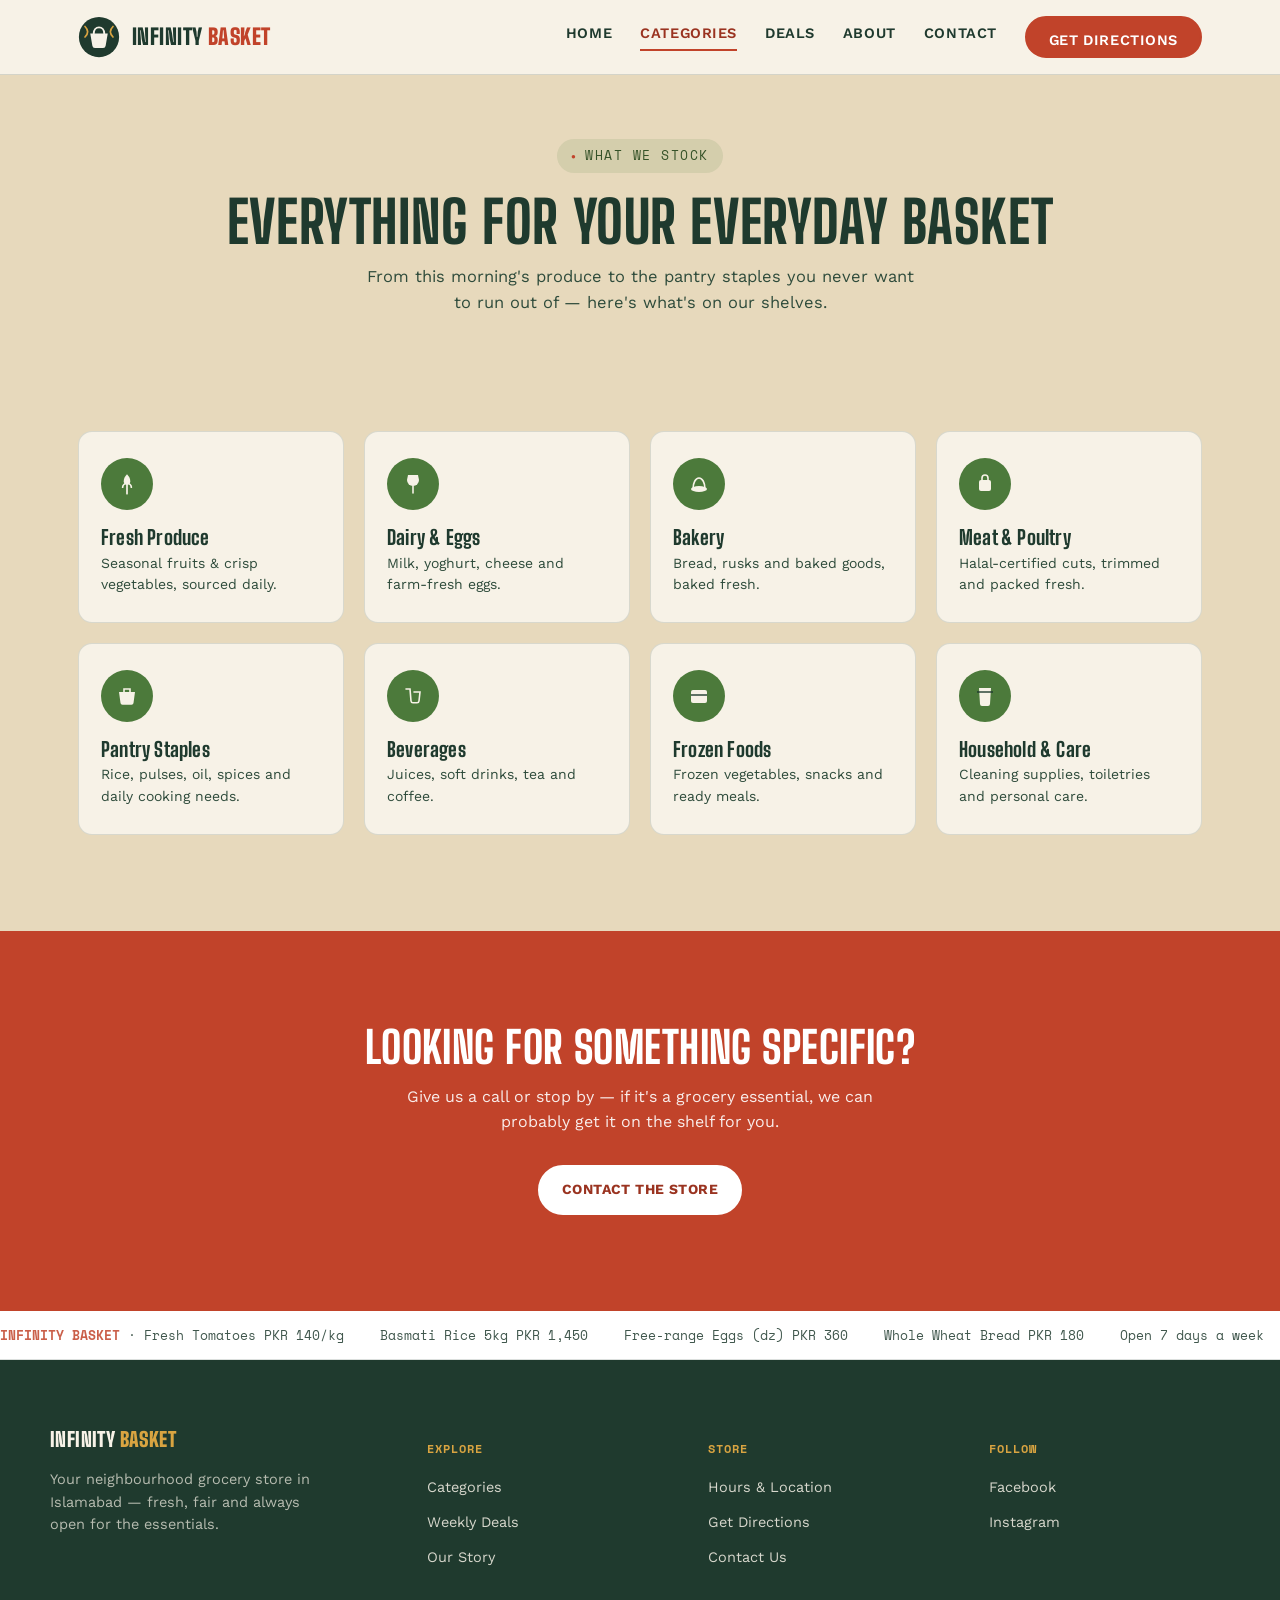
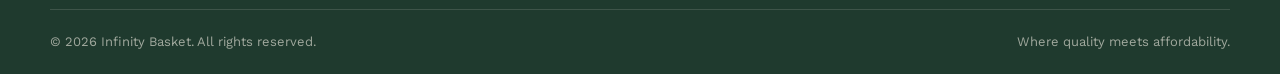
<file: categories.html>
<!DOCTYPE html>
<html lang="en">
<head>
<meta charset="UTF-8">
<meta name="viewport" content="width=device-width, initial-scale=1.0">
<title>Categories — Infinity Basket</title>
<meta name="description" content="Everything Infinity Basket stocks — fresh produce, dairy, bakery, pantry staples and more.">
<link rel="preconnect" href="https://fonts.googleapis.com">
<link rel="preconnect" href="https://fonts.gstatic.com" crossorigin>
<link href="https://fonts.googleapis.com/css2?family=Big+Shoulders+Display:wght@500;700;800;900&family=Work+Sans:wght@400;500;600;700&family=Space+Mono:wght@400;700&display=swap" rel="stylesheet">
<link rel="stylesheet" href="style.css">
</head>
<body>

<header>
  <div class="nav">
    <a href="index.html" class="brand">
      <svg class="brand-mark" viewBox="0 0 48 48" fill="none">
        <circle cx="24" cy="24" r="23" fill="#1F3A2E"/>
        <path d="M14 20h20l-2.4 14a3 3 0 0 1-3 2.5H19.4a3 3 0 0 1-3-2.5L14 20Z" fill="#F7F2E7"/>
        <path d="M18 20c0-4 2.5-7 6-7s6 3 6 7" stroke="#F7F2E7" stroke-width="2.2" stroke-linecap="round"/>
        <path d="M8 12c4 4 4 8 0 12M40 12c-4 4-4 8 0 12" stroke="#D9A441" stroke-width="2" stroke-linecap="round"/>
      </svg>
      <span class="brand-word">INFINITY <span>BASKET</span></span>
    </a>
    <button class="menu-toggle" id="menuToggle" aria-label="Toggle menu" aria-expanded="false">
      <span></span><span></span><span></span>
    </button>
    <nav class="links" id="navLinks">
      <a href="index.html">Home</a>
      <a href="categories.html" class="active">Categories</a>
      <a href="deals.html">Deals</a>
      <a href="about.html">About</a>
      <a href="contact.html">Contact</a>
      <a href="contact.html" class="btn tomato">Get Directions</a>
    </nav>
  </div>
</header>

<main>

  <div class="page-banner">
    <div class="wrap">
      <span class="eyebrow">What we stock</span>
      <h1>Everything for your everyday basket</h1>
      <p>From this morning's produce to the pantry staples you never want to run out of — here's what's on our shelves.</p>
    </div>
  </div>

  <section class="categories" style="padding-top:64px;">
    <div class="wrap">
      <div class="cat-grid">

        <div class="cat-card reveal">
          <div class="icon"><svg width="26" height="26" viewBox="0 0 24 24" fill="none"><path d="M12 3c2 2 3 4 3 6.5A3 3 0 0 1 9 9.5C9 7 10 5 12 3Z" fill="#F7F2E7"/><path d="M12 10v11M8 15c0-2 1.8-3.5 4-3.5s4 1.5 4 3.5" stroke="#F7F2E7" stroke-width="1.6" stroke-linecap="round"/></svg></div>
          <h3>Fresh Produce</h3>
          <p>Seasonal fruits &amp; crisp vegetables, sourced daily.</p>
        </div>

        <div class="cat-card reveal">
          <div class="icon"><svg width="24" height="24" viewBox="0 0 24 24" fill="none"><path d="M7 3h10l1 5a6 6 0 0 1-12 0l1-5Z" fill="#F7F2E7"/><path d="M12 14v7" stroke="#F7F2E7" stroke-width="1.6" stroke-linecap="round"/></svg></div>
          <h3>Dairy &amp; Eggs</h3>
          <p>Milk, yoghurt, cheese and farm-fresh eggs.</p>
        </div>

        <div class="cat-card reveal">
          <div class="icon"><svg width="24" height="24" viewBox="0 0 24 24" fill="none"><ellipse cx="12" cy="17" rx="8" ry="3" fill="#F7F2E7"/><path d="M6 17c0-6 2.5-11 6-11s6 5 6 11" stroke="#F7F2E7" stroke-width="1.6"/></svg></div>
          <h3>Bakery</h3>
          <p>Bread, rusks and baked goods, baked fresh.</p>
        </div>

        <div class="cat-card reveal">
          <div class="icon"><svg width="24" height="24" viewBox="0 0 24 24" fill="none"><rect x="6" y="8" width="12" height="11" rx="2" fill="#F7F2E7"/><path d="M9 8V6a3 3 0 0 1 6 0v2" stroke="#F7F2E7" stroke-width="1.6"/></svg></div>
          <h3>Meat &amp; Poultry</h3>
          <p>Halal-certified cuts, trimmed and packed fresh.</p>
        </div>

        <div class="cat-card reveal">
          <div class="icon"><svg width="24" height="24" viewBox="0 0 24 24" fill="none"><path d="M4 8h16l-1.5 11a2 2 0 0 1-2 1.8H7.5a2 2 0 0 1-2-1.8L4 8Z" fill="#F7F2E7"/><path d="M9 8V5h6v3" stroke="#F7F2E7" stroke-width="1.6"/></svg></div>
          <h3>Pantry Staples</h3>
          <p>Rice, pulses, oil, spices and daily cooking needs.</p>
        </div>

        <div class="cat-card reveal">
          <div class="icon"><svg width="24" height="24" viewBox="0 0 24 24" fill="none"><path d="M5 5h4l1 12a2 2 0 0 0 2 1.8h4a2 2 0 0 0 2-1.8L19 8h-6" stroke="#F7F2E7" stroke-width="1.6" stroke-linecap="round"/></svg></div>
          <h3>Beverages</h3>
          <p>Juices, soft drinks, tea and coffee.</p>
        </div>

        <div class="cat-card reveal">
          <div class="icon"><svg width="24" height="24" viewBox="0 0 24 24" fill="none"><rect x="4" y="6" width="16" height="13" rx="2" fill="#F7F2E7"/><path d="M4 11h16" stroke="#1F3A2E" stroke-width="1.4"/></svg></div>
          <h3>Frozen Foods</h3>
          <p>Frozen vegetables, snacks and ready meals.</p>
        </div>

        <div class="cat-card reveal">
          <div class="icon"><svg width="24" height="24" viewBox="0 0 24 24" fill="none"><path d="M6 4h12l-1 16a2 2 0 0 1-2 1.9H9a2 2 0 0 1-2-1.9L6 4Z" fill="#F7F2E7"/><path d="M4 8h16" stroke="#1F3A2E" stroke-width="1.4"/></svg></div>
          <h3>Household &amp; Care</h3>
          <p>Cleaning supplies, toiletries and personal care.</p>
        </div>

      </div>
    </div>
  </section>

  <section class="cta-banner">
    <div class="wrap reveal">
      <h2>Looking for something specific?</h2>
      <p>Give us a call or stop by — if it's a grocery essential, we can probably get it on the shelf for you.</p>
      <a href="contact.html" class="btn">Contact The Store</a>
    </div>
  </section>

</main>

<footer>
  <div class="ticker">
    <div class="ticker-track">
      <span><b>INFINITY BASKET</b> · Fresh Tomatoes PKR 140/kg</span>
      <span>Basmati Rice 5kg PKR 1,450</span>
      <span>Free-range Eggs (dz) PKR 360</span>
      <span>Whole Wheat Bread PKR 180</span>
      <span>Open 7 days a week</span>
      <span><b>INFINITY BASKET</b> · Fresh Tomatoes PKR 140/kg</span>
      <span>Basmati Rice 5kg PKR 1,450</span>
      <span>Free-range Eggs (dz) PKR 360</span>
      <span>Whole Wheat Bread PKR 180</span>
      <span>Open 7 days a week</span>
    </div>
  </div>
  <div class="wrap foot-grid">
    <div class="foot-brand">
      <span class="brand-word" style="font-size:20px;">INFINITY <span style="color:#D9A441;">BASKET</span></span>
      <p>Your neighbourhood grocery store in Islamabad — fresh, fair and always open for the essentials.</p>
    </div>
    <div>
      <h4>Explore</h4>
      <ul>
        <li><a href="categories.html">Categories</a></li>
        <li><a href="deals.html">Weekly Deals</a></li>
        <li><a href="about.html">Our Story</a></li>
      </ul>
    </div>
    <div>
      <h4>Store</h4>
      <ul>
        <li><a href="contact.html">Hours &amp; Location</a></li>
        <li><a href="contact.html">Get Directions</a></li>
        <li><a href="contact.html">Contact Us</a></li>
      </ul>
    </div>
    <div>
      <h4>Follow</h4>
      <ul>
        <li><a href="https://www.facebook.com/p/Infinity-Basket-61579061640042/" target="_blank" rel="noopener">Facebook</a></li>
        <li><a href="#">Instagram</a></li>
      </ul>
    </div>
  </div>
  <div class="wrap foot-bottom">
    <span>© 2026 Infinity Basket. All rights reserved.</span>
    <span>Where quality meets affordability.</span>
  </div>
</footer>

<script src="script.js"></script>
</body>
</html>
</file>
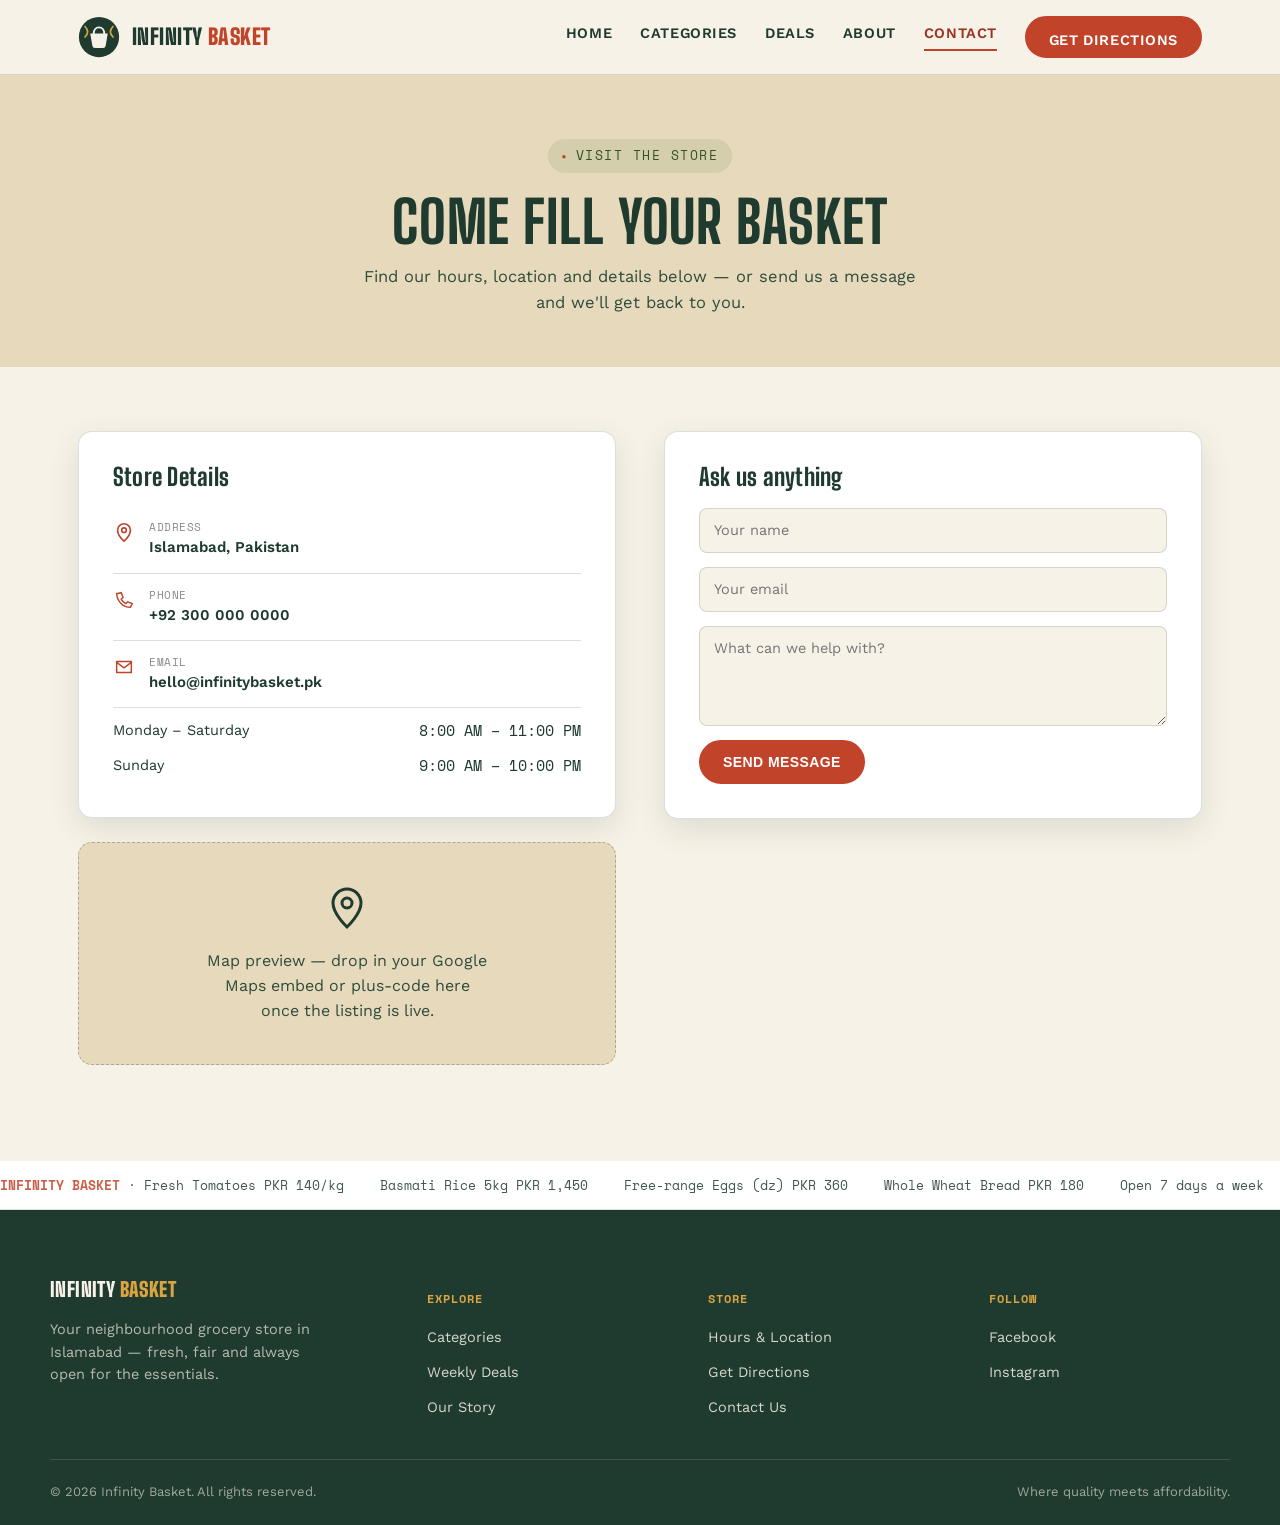
<file: contact.html>
<!DOCTYPE html>
<html lang="en">
<head>
<meta charset="UTF-8">
<meta name="viewport" content="width=device-width, initial-scale=1.0">
<title>Contact & Visit Us — Infinity Basket</title>
<meta name="description" content="Visit Infinity Basket in Islamabad — store hours, address, phone and a contact form.">
<link rel="preconnect" href="https://fonts.googleapis.com">
<link rel="preconnect" href="https://fonts.gstatic.com" crossorigin>
<link href="https://fonts.googleapis.com/css2?family=Big+Shoulders+Display:wght@500;700;800;900&family=Work+Sans:wght@400;500;600;700&family=Space+Mono:wght@400;700&display=swap" rel="stylesheet">
<link rel="stylesheet" href="style.css">
</head>
<body>

<header>
  <div class="nav">
    <a href="index.html" class="brand">
      <svg class="brand-mark" viewBox="0 0 48 48" fill="none">
        <circle cx="24" cy="24" r="23" fill="#1F3A2E"/>
        <path d="M14 20h20l-2.4 14a3 3 0 0 1-3 2.5H19.4a3 3 0 0 1-3-2.5L14 20Z" fill="#F7F2E7"/>
        <path d="M18 20c0-4 2.5-7 6-7s6 3 6 7" stroke="#F7F2E7" stroke-width="2.2" stroke-linecap="round"/>
        <path d="M8 12c4 4 4 8 0 12M40 12c-4 4-4 8 0 12" stroke="#D9A441" stroke-width="2" stroke-linecap="round"/>
      </svg>
      <span class="brand-word">INFINITY <span>BASKET</span></span>
    </a>
    <button class="menu-toggle" id="menuToggle" aria-label="Toggle menu" aria-expanded="false">
      <span></span><span></span><span></span>
    </button>
    <nav class="links" id="navLinks">
      <a href="index.html">Home</a>
      <a href="categories.html">Categories</a>
      <a href="deals.html">Deals</a>
      <a href="about.html">About</a>
      <a href="contact.html" class="active">Contact</a>
      <a href="contact.html" class="btn tomato">Get Directions</a>
    </nav>
  </div>
</header>

<main>

  <div class="page-banner">
    <div class="wrap">
      <span class="eyebrow">Visit the store</span>
      <h1>Come fill your basket</h1>
      <p>Find our hours, location and details below — or send us a message and we'll get back to you.</p>
    </div>
  </div>

  <section class="visit" style="padding-top:64px;">
    <div class="wrap">
      <div class="reveal">
        <div class="visit-card">
          <h3>Store Details</h3>
          <div class="info-row">
            <svg class="icon" viewBox="0 0 24 24" fill="none"><path d="M12 22s7-6.5 7-12a7 7 0 1 0-14 0c0 5.5 7 12 7 12Z" stroke="currentColor" stroke-width="1.8"/><circle cx="12" cy="10" r="2.5" stroke="currentColor" stroke-width="1.8"/></svg>
            <div><div class="label">Address</div><div class="val">Islamabad, Pakistan</div></div>
          </div>
          <div class="info-row">
            <svg class="icon" viewBox="0 0 24 24" fill="none"><path d="M4 5c0 8 7 15 15 15l2-4-5-2-2 2c-2-1-4-3-5-5l2-2-2-5-4 1Z" stroke="currentColor" stroke-width="1.6"/></svg>
            <div><div class="label">Phone</div><div class="val">+92 300 000 0000</div></div>
          </div>
          <div class="info-row">
            <svg class="icon" viewBox="0 0 24 24" fill="none"><path d="M4 6h16v12H4V6Z" stroke="currentColor" stroke-width="1.6"/><path d="M4 7l8 6 8-6" stroke="currentColor" stroke-width="1.6"/></svg>
            <div><div class="label">Email</div><div class="val">hello@infinitybasket.pk</div></div>
          </div>
          <table class="hours-table">
            <tr><td>Monday – Saturday</td><td>8:00 AM – 11:00 PM</td></tr>
            <tr><td>Sunday</td><td>9:00 AM – 10:00 PM</td></tr>
          </table>
        </div>

        <div class="map-box" style="margin-top:24px; margin-bottom:0;">
          <div>
            <svg width="48" height="48" viewBox="0 0 24 24" fill="none"><path d="M12 22s7-6.5 7-12a7 7 0 1 0-14 0c0 5.5 7 12 7 12Z" stroke="#1F3A2E" stroke-width="1.5"/><circle cx="12" cy="10" r="2.5" stroke="#1F3A2E" stroke-width="1.5"/></svg>
            <p>Map preview — drop in your Google Maps embed or plus-code here once the listing is live.</p>
          </div>
        </div>
      </div>

      <div class="reveal">
        <div class="visit-card">
          <h3>Ask us anything</h3>
          <form class="form-grid" id="contactForm">
            <input type="text" placeholder="Your name" required>
            <input type="email" placeholder="Your email" required>
            <textarea placeholder="What can we help with?" required></textarea>
            <button type="submit" class="btn tomato">Send Message</button>
            <p id="formNote" class="form-note">Thanks — this is a demo form. Connect it to your email or CRM to start receiving messages.</p>
          </form>
        </div>
      </div>
    </div>
  </section>

</main>

<footer>
  <div class="ticker">
    <div class="ticker-track">
      <span><b>INFINITY BASKET</b> · Fresh Tomatoes PKR 140/kg</span>
      <span>Basmati Rice 5kg PKR 1,450</span>
      <span>Free-range Eggs (dz) PKR 360</span>
      <span>Whole Wheat Bread PKR 180</span>
      <span>Open 7 days a week</span>
      <span><b>INFINITY BASKET</b> · Fresh Tomatoes PKR 140/kg</span>
      <span>Basmati Rice 5kg PKR 1,450</span>
      <span>Free-range Eggs (dz) PKR 360</span>
      <span>Whole Wheat Bread PKR 180</span>
      <span>Open 7 days a week</span>
    </div>
  </div>
  <div class="wrap foot-grid">
    <div class="foot-brand">
      <span class="brand-word" style="font-size:20px;">INFINITY <span style="color:#D9A441;">BASKET</span></span>
      <p>Your neighbourhood grocery store in Islamabad — fresh, fair and always open for the essentials.</p>
    </div>
    <div>
      <h4>Explore</h4>
      <ul>
        <li><a href="categories.html">Categories</a></li>
        <li><a href="deals.html">Weekly Deals</a></li>
        <li><a href="about.html">Our Story</a></li>
      </ul>
    </div>
    <div>
      <h4>Store</h4>
      <ul>
        <li><a href="contact.html">Hours &amp; Location</a></li>
        <li><a href="contact.html">Get Directions</a></li>
        <li><a href="contact.html">Contact Us</a></li>
      </ul>
    </div>
    <div>
      <h4>Follow</h4>
      <ul>
        <li><a href="https://www.facebook.com/p/Infinity-Basket-61579061640042/" target="_blank" rel="noopener">Facebook</a></li>
        <li><a href="#">Instagram</a></li>
      </ul>
    </div>
  </div>
  <div class="wrap foot-bottom">
    <span>© 2026 Infinity Basket. All rights reserved.</span>
    <span>Where quality meets affordability.</span>
  </div>
</footer>

<script src="script.js"></script>
</body>
</html>
</file>
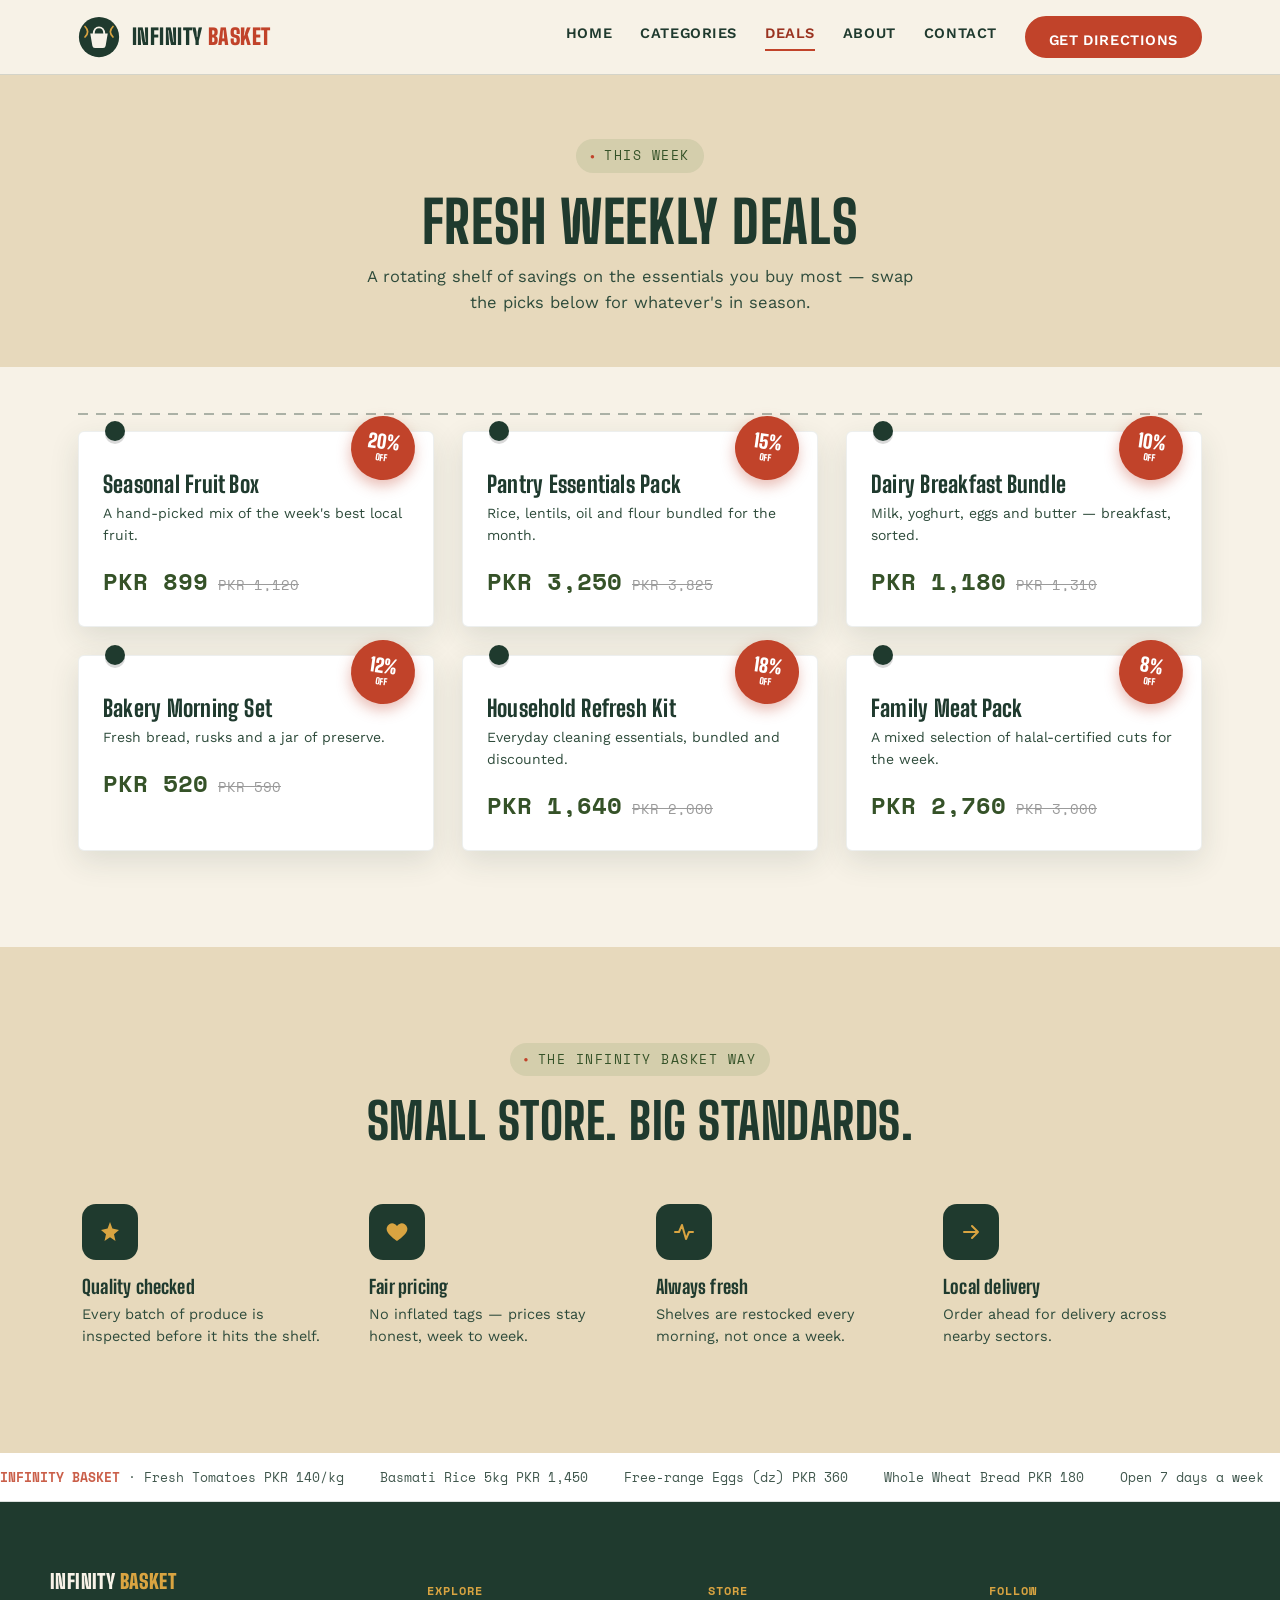
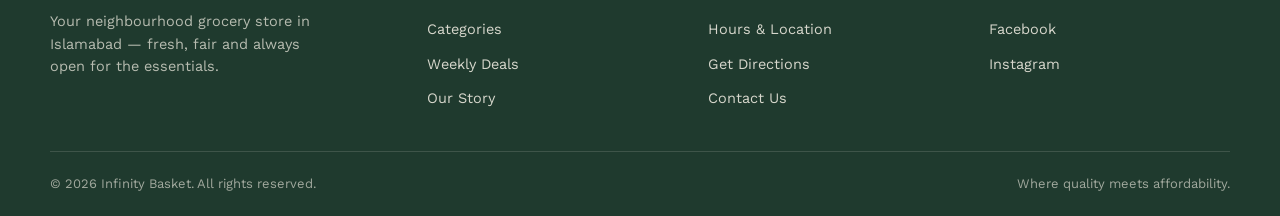
<file: deals.html>
<!DOCTYPE html>
<html lang="en">
<head>
<meta charset="UTF-8">
<meta name="viewport" content="width=device-width, initial-scale=1.0">
<title>Weekly Deals — Infinity Basket</title>
<meta name="description" content="This week's deals at Infinity Basket — fresh savings on fruit, pantry staples and dairy essentials.">
<link rel="preconnect" href="https://fonts.googleapis.com">
<link rel="preconnect" href="https://fonts.gstatic.com" crossorigin>
<link href="https://fonts.googleapis.com/css2?family=Big+Shoulders+Display:wght@500;700;800;900&family=Work+Sans:wght@400;500;600;700&family=Space+Mono:wght@400;700&display=swap" rel="stylesheet">
<link rel="stylesheet" href="style.css">
</head>
<body>

<header>
  <div class="nav">
    <a href="index.html" class="brand">
      <svg class="brand-mark" viewBox="0 0 48 48" fill="none">
        <circle cx="24" cy="24" r="23" fill="#1F3A2E"/>
        <path d="M14 20h20l-2.4 14a3 3 0 0 1-3 2.5H19.4a3 3 0 0 1-3-2.5L14 20Z" fill="#F7F2E7"/>
        <path d="M18 20c0-4 2.5-7 6-7s6 3 6 7" stroke="#F7F2E7" stroke-width="2.2" stroke-linecap="round"/>
        <path d="M8 12c4 4 4 8 0 12M40 12c-4 4-4 8 0 12" stroke="#D9A441" stroke-width="2" stroke-linecap="round"/>
      </svg>
      <span class="brand-word">INFINITY <span>BASKET</span></span>
    </a>
    <button class="menu-toggle" id="menuToggle" aria-label="Toggle menu" aria-expanded="false">
      <span></span><span></span><span></span>
    </button>
    <nav class="links" id="navLinks">
      <a href="index.html">Home</a>
      <a href="categories.html">Categories</a>
      <a href="deals.html" class="active">Deals</a>
      <a href="about.html">About</a>
      <a href="contact.html">Contact</a>
      <a href="contact.html" class="btn tomato">Get Directions</a>
    </nav>
  </div>
</header>

<main>

  <div class="page-banner">
    <div class="wrap">
      <span class="eyebrow">This week</span>
      <h1>Fresh weekly deals</h1>
      <p>A rotating shelf of savings on the essentials you buy most — swap the picks below for whatever's in season.</p>
    </div>
  </div>

  <section class="deals" style="padding-top:64px;">
    <div class="wrap">
      <div class="deal-grid deal-line">
        <div class="tag reveal">
          <div class="badge"><span class="pct">20%</span><span class="off">OFF</span></div>
          <h3>Seasonal Fruit Box</h3>
          <p>A hand-picked mix of the week's best local fruit.</p>
          <div class="price-row"><span class="price-now">PKR 899</span><span class="price-was">PKR 1,120</span></div>
        </div>
        <div class="tag reveal">
          <div class="badge"><span class="pct">15%</span><span class="off">OFF</span></div>
          <h3>Pantry Essentials Pack</h3>
          <p>Rice, lentils, oil and flour bundled for the month.</p>
          <div class="price-row"><span class="price-now">PKR 3,250</span><span class="price-was">PKR 3,825</span></div>
        </div>
        <div class="tag reveal">
          <div class="badge"><span class="pct">10%</span><span class="off">OFF</span></div>
          <h3>Dairy Breakfast Bundle</h3>
          <p>Milk, yoghurt, eggs and butter — breakfast, sorted.</p>
          <div class="price-row"><span class="price-now">PKR 1,180</span><span class="price-was">PKR 1,310</span></div>
        </div>
        <div class="tag reveal">
          <div class="badge"><span class="pct">12%</span><span class="off">OFF</span></div>
          <h3>Bakery Morning Set</h3>
          <p>Fresh bread, rusks and a jar of preserve.</p>
          <div class="price-row"><span class="price-now">PKR 520</span><span class="price-was">PKR 590</span></div>
        </div>
        <div class="tag reveal">
          <div class="badge"><span class="pct">18%</span><span class="off">OFF</span></div>
          <h3>Household Refresh Kit</h3>
          <p>Everyday cleaning essentials, bundled and discounted.</p>
          <div class="price-row"><span class="price-now">PKR 1,640</span><span class="price-was">PKR 2,000</span></div>
        </div>
        <div class="tag reveal">
          <div class="badge"><span class="pct">8%</span><span class="off">OFF</span></div>
          <h3>Family Meat Pack</h3>
          <p>A mixed selection of halal-certified cuts for the week.</p>
          <div class="price-row"><span class="price-now">PKR 2,760</span><span class="price-was">PKR 3,000</span></div>
        </div>
      </div>
    </div>
  </section>

  <section class="why kraft-bg">
    <div class="wrap">
      <div class="section-head reveal">
        <span class="eyebrow">The Infinity Basket way</span>
        <h2>Small store. Big standards.</h2>
      </div>
      <div class="why-grid">
        <div class="why-card reveal">
          <div class="icon"><svg width="24" height="24" viewBox="0 0 24 24" fill="none"><path d="M12 2l2.4 6.5L21 10l-5 4.2L17.5 21 12 17.3 6.5 21 8 14.2 3 10l6.6-1.5L12 2Z" fill="currentColor"/></svg></div>
          <h3>Quality checked</h3>
          <p>Every batch of produce is inspected before it hits the shelf.</p>
        </div>
        <div class="why-card reveal">
          <div class="icon"><svg width="24" height="24" viewBox="0 0 24 24" fill="none"><path d="M12 21s-7-4.5-9.5-9A5.5 5.5 0 0 1 12 6a5.5 5.5 0 0 1 9.5 6c-2.5 4.5-9.5 9-9.5 9Z" fill="currentColor"/></svg></div>
          <h3>Fair pricing</h3>
          <p>No inflated tags — prices stay honest, week to week.</p>
        </div>
        <div class="why-card reveal">
          <div class="icon"><svg width="24" height="24" viewBox="0 0 24 24" fill="none"><path d="M3 12h4l3-7 4 14 3-7h4" stroke="currentColor" stroke-width="2" stroke-linecap="round" stroke-linejoin="round"/></svg></div>
          <h3>Always fresh</h3>
          <p>Shelves are restocked every morning, not once a week.</p>
        </div>
        <div class="why-card reveal">
          <div class="icon"><svg width="24" height="24" viewBox="0 0 24 24" fill="none"><path d="M5 12h14M13 6l6 6-6 6" stroke="currentColor" stroke-width="2" stroke-linecap="round" stroke-linejoin="round"/></svg></div>
          <h3>Local delivery</h3>
          <p>Order ahead for delivery across nearby sectors.</p>
        </div>
      </div>
    </div>
  </section>

</main>

<footer>
  <div class="ticker">
    <div class="ticker-track">
      <span><b>INFINITY BASKET</b> · Fresh Tomatoes PKR 140/kg</span>
      <span>Basmati Rice 5kg PKR 1,450</span>
      <span>Free-range Eggs (dz) PKR 360</span>
      <span>Whole Wheat Bread PKR 180</span>
      <span>Open 7 days a week</span>
      <span><b>INFINITY BASKET</b> · Fresh Tomatoes PKR 140/kg</span>
      <span>Basmati Rice 5kg PKR 1,450</span>
      <span>Free-range Eggs (dz) PKR 360</span>
      <span>Whole Wheat Bread PKR 180</span>
      <span>Open 7 days a week</span>
    </div>
  </div>
  <div class="wrap foot-grid">
    <div class="foot-brand">
      <span class="brand-word" style="font-size:20px;">INFINITY <span style="color:#D9A441;">BASKET</span></span>
      <p>Your neighbourhood grocery store in Islamabad — fresh, fair and always open for the essentials.</p>
    </div>
    <div>
      <h4>Explore</h4>
      <ul>
        <li><a href="categories.html">Categories</a></li>
        <li><a href="deals.html">Weekly Deals</a></li>
        <li><a href="about.html">Our Story</a></li>
      </ul>
    </div>
    <div>
      <h4>Store</h4>
      <ul>
        <li><a href="contact.html">Hours &amp; Location</a></li>
        <li><a href="contact.html">Get Directions</a></li>
        <li><a href="contact.html">Contact Us</a></li>
      </ul>
    </div>
    <div>
      <h4>Follow</h4>
      <ul>
        <li><a href="https://www.facebook.com/p/Infinity-Basket-61579061640042/" target="_blank" rel="noopener">Facebook</a></li>
        <li><a href="#">Instagram</a></li>
      </ul>
    </div>
  </div>
  <div class="wrap foot-bottom">
    <span>© 2026 Infinity Basket. All rights reserved.</span>
    <span>Where quality meets affordability.</span>
  </div>
</footer>

<script src="script.js"></script>
</body>
</html>
</file>
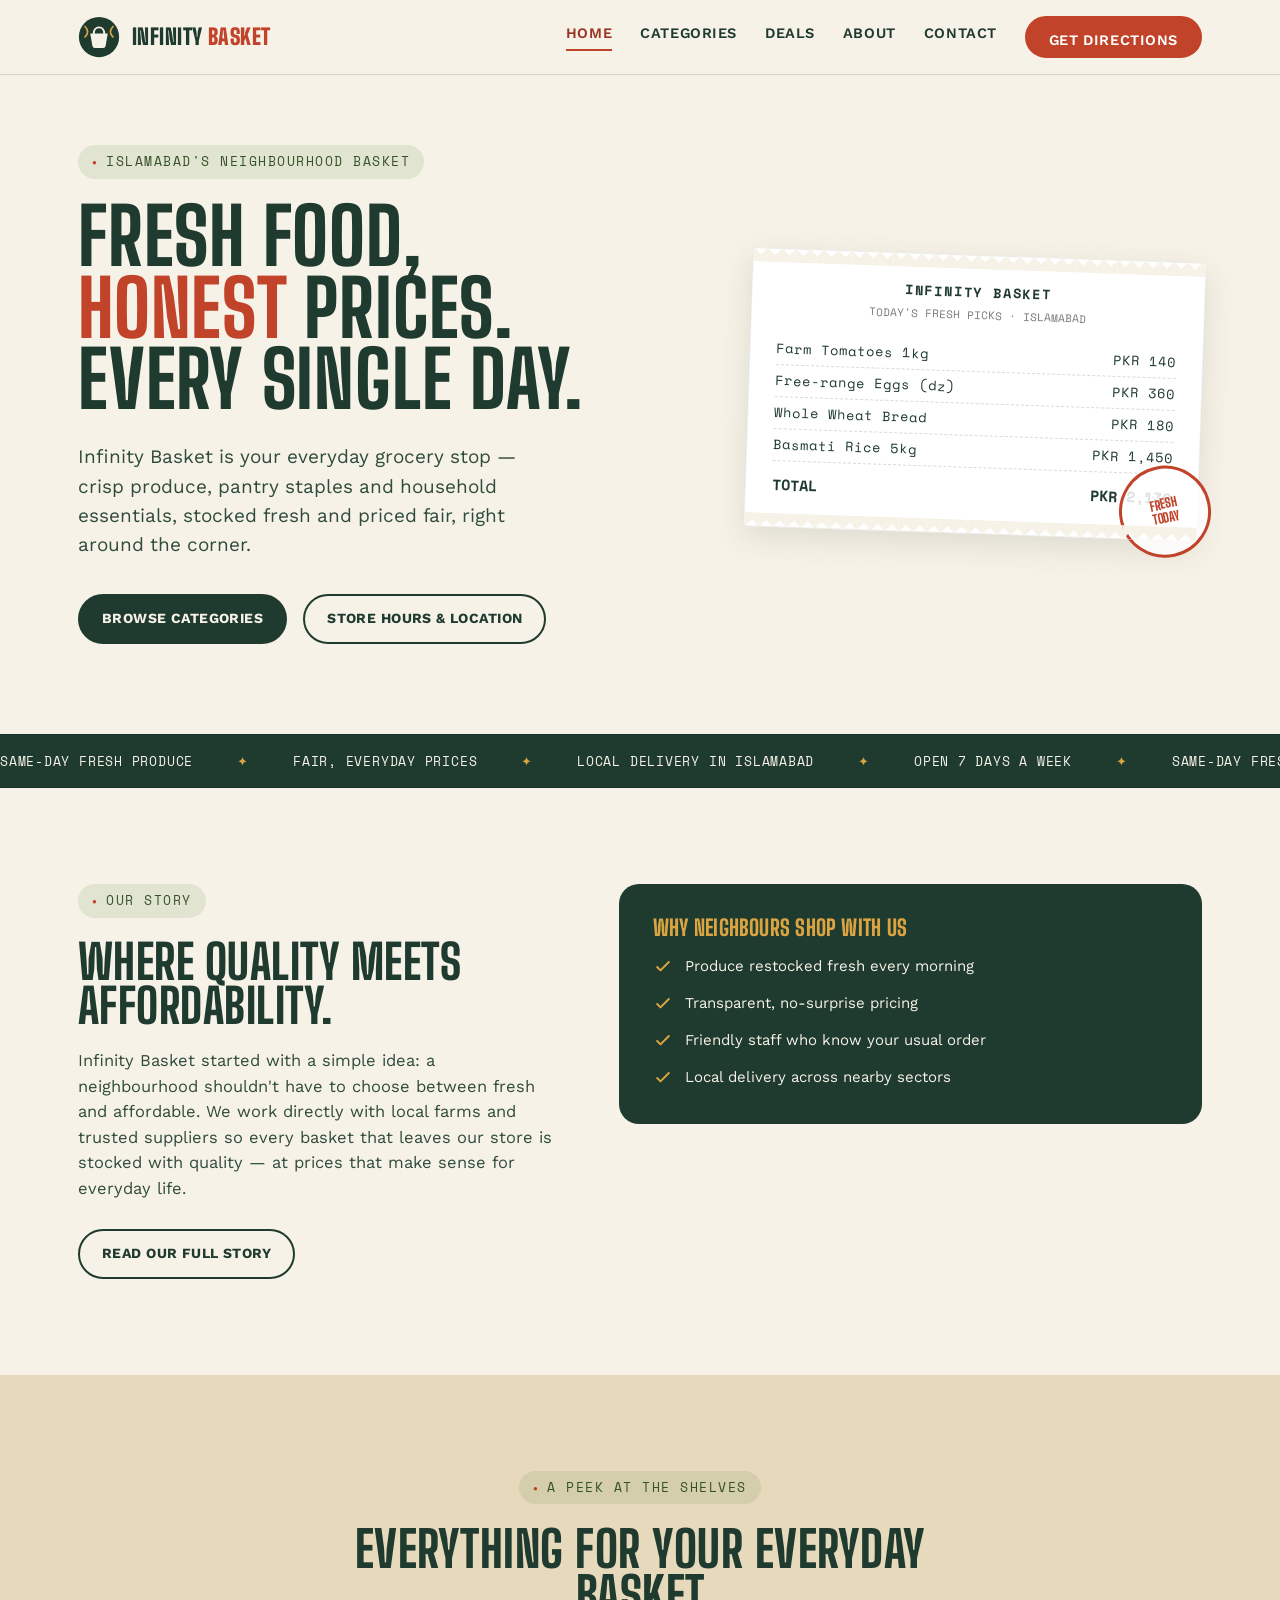
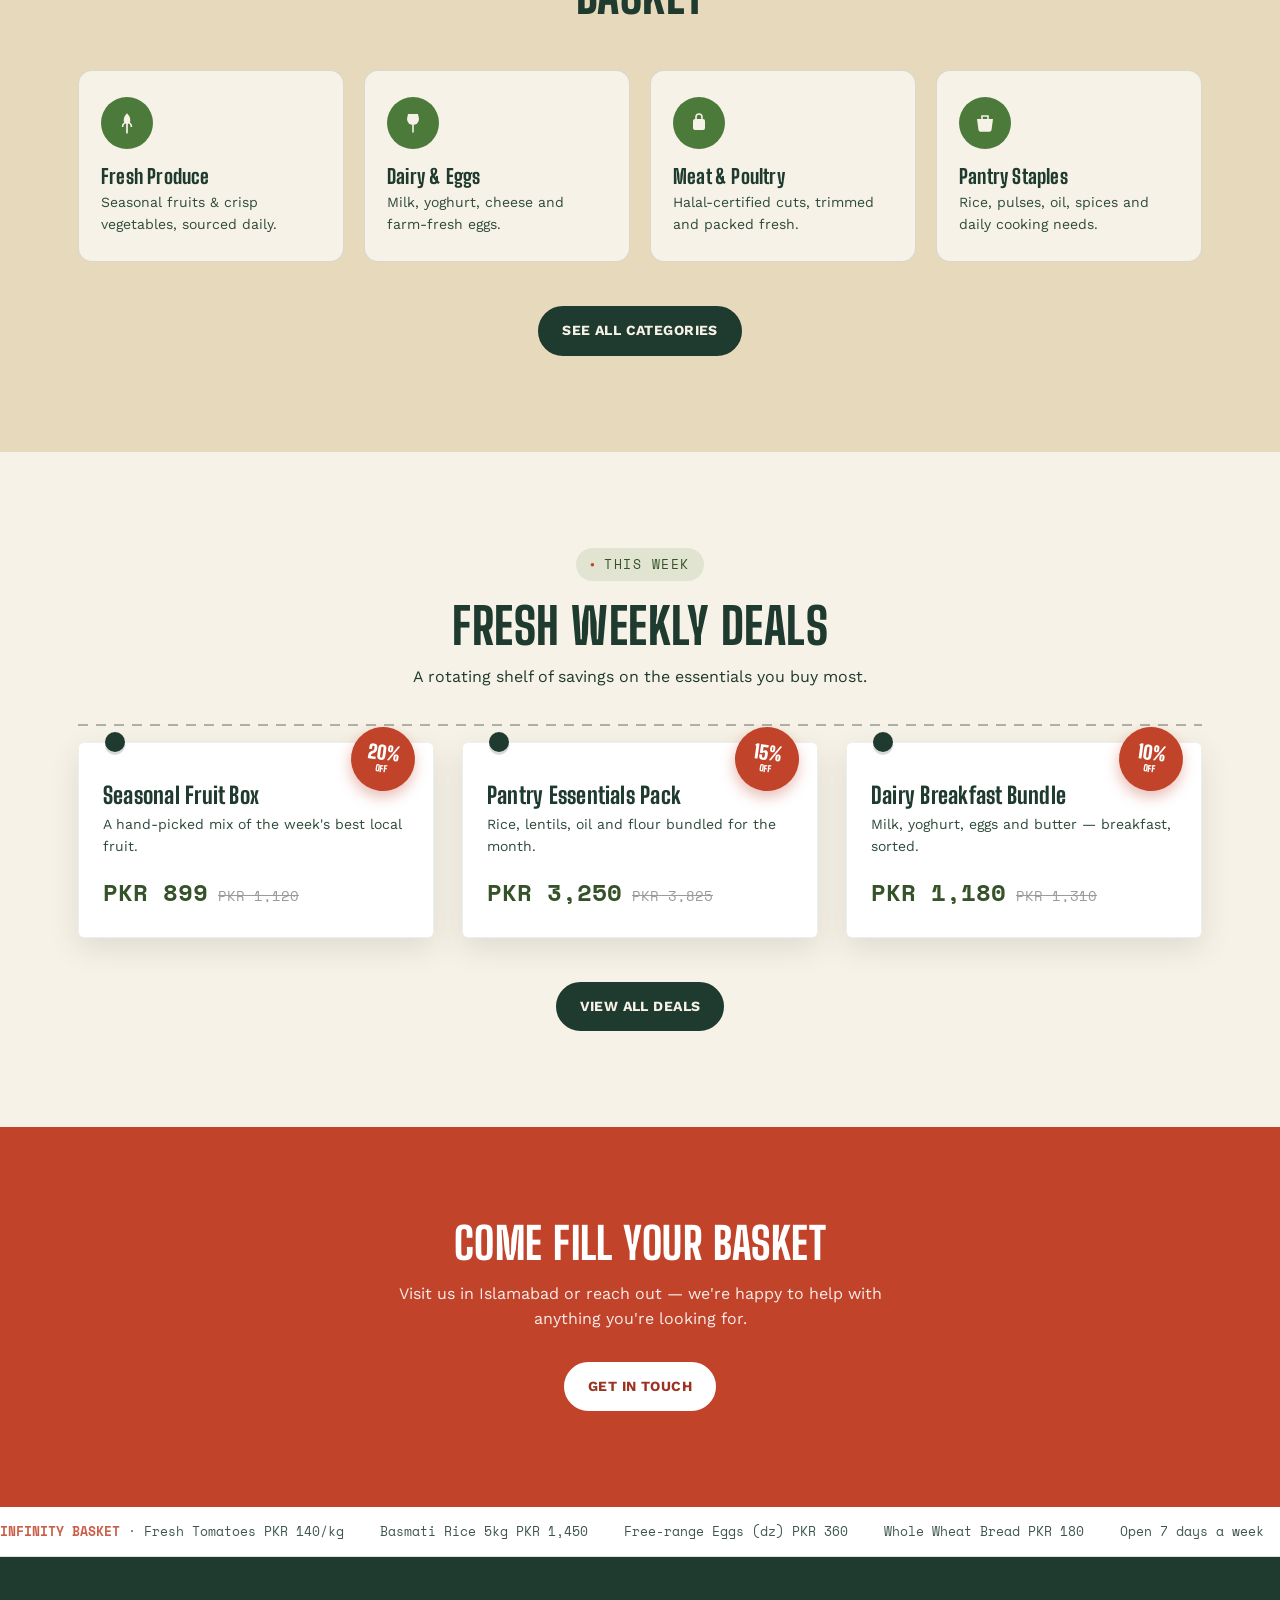
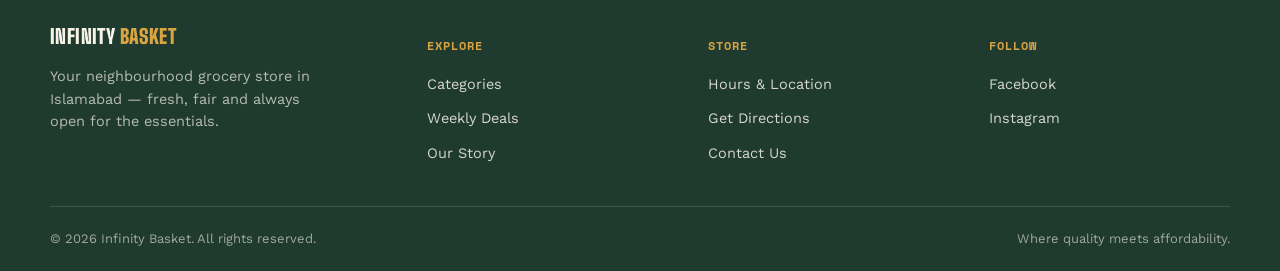
<file: updated index.html>
<!DOCTYPE html>
<html lang="en">
<head>
<meta charset="UTF-8">
<meta name="viewport" content="width=device-width, initial-scale=1.0">
<title>Infinity Basket — Fresh Groceries, Islamabad</title>
<meta name="description" content="Infinity Basket — your neighbourhood grocery store in Islamabad. Fresh produce, daily essentials, honest prices.">
<link rel="preconnect" href="https://fonts.googleapis.com">
<link rel="preconnect" href="https://fonts.gstatic.com" crossorigin>
<link href="https://fonts.googleapis.com/css2?family=Big+Shoulders+Display:wght@500;700;800;900&family=Work+Sans:wght@400;500;600;700&family=Space+Mono:wght@400;700&display=swap" rel="stylesheet">
<link rel="stylesheet" href="style.css">
</head>
<body>

<header>
  <div class="nav">
    <a href="index.html" class="brand">
      <svg class="brand-mark" viewBox="0 0 48 48" fill="none">
        <circle cx="24" cy="24" r="23" fill="#1F3A2E"/>
        <path d="M14 20h20l-2.4 14a3 3 0 0 1-3 2.5H19.4a3 3 0 0 1-3-2.5L14 20Z" fill="#F7F2E7"/>
        <path d="M18 20c0-4 2.5-7 6-7s6 3 6 7" stroke="#F7F2E7" stroke-width="2.2" stroke-linecap="round"/>
        <path d="M8 12c4 4 4 8 0 12M40 12c-4 4-4 8 0 12" stroke="#D9A441" stroke-width="2" stroke-linecap="round"/>
      </svg>
      <span class="brand-word">INFINITY <span>BASKET</span></span>
    </a>
    <button class="menu-toggle" id="menuToggle" aria-label="Toggle menu" aria-expanded="false">
      <span></span><span></span><span></span>
    </button>
    <nav class="links" id="navLinks">
      <a href="index.html" class="active">Home</a>
      <a href="categories.html">Categories</a>
      <a href="deals.html">Deals</a>
      <a href="about.html">About</a>
      <a href="contact.html">Contact</a>
      <a href="contact.html" class="btn tomato">Get Directions</a>
    </nav>
  </div>
</header>

<main>

  <section class="hero">
    <div class="wrap">
      <div class="reveal in">
        <span class="eyebrow">Islamabad's neighbourhood basket</span>
        <h1>Fresh food,<br><em>honest</em> prices.<br>Every single day.</h1>
        <p class="lede">Infinity Basket is your everyday grocery stop — crisp produce, pantry staples and household essentials, stocked fresh and priced fair, right around the corner.</p>
        <div class="hero-ctas">
          <a href="categories.html" class="btn">Browse Categories</a>
          <a href="contact.html" class="btn ghost">Store Hours &amp; Location</a>
        </div>
      </div>
      <div class="reveal in">
        <div class="receipt-card">
          <div class="receipt-title">INFINITY BASKET</div>
          <div class="receipt-sub">TODAY'S FRESH PICKS · ISLAMABAD</div>
          <div class="receipt-row"><span>Farm Tomatoes 1kg</span><span>PKR 140</span></div>
          <div class="receipt-row"><span>Free-range Eggs (dz)</span><span>PKR 360</span></div>
          <div class="receipt-row"><span>Whole Wheat Bread</span><span>PKR 180</span></div>
          <div class="receipt-row"><span>Basmati Rice 5kg</span><span>PKR 1,450</span></div>
          <div class="receipt-total"><span>TOTAL</span><span>PKR 2,130</span></div>
          <div class="receipt-stamp">Fresh<br>Today</div>
        </div>
      </div>
    </div>
  </section>

  <div class="strip">
    <div class="strip-track">
      <span>Same-day fresh produce</span>
      <span>Fair, everyday prices</span>
      <span>Local delivery in Islamabad</span>
      <span>Open 7 days a week</span>
      <span>Same-day fresh produce</span>
      <span>Fair, everyday prices</span>
      <span>Local delivery in Islamabad</span>
      <span>Open 7 days a week</span>
    </div>
  </div>

  <section class="about">
    <div class="wrap">
      <div class="reveal">
        <span class="eyebrow">Our story</span>
        <h2>Where quality meets affordability.</h2>
        <p>Infinity Basket started with a simple idea: a neighbourhood shouldn't have to choose between fresh and affordable. We work directly with local farms and trusted suppliers so every basket that leaves our store is stocked with quality — at prices that make sense for everyday life.</p>
        <div class="section-link"><a href="about.html" class="btn ghost">Read Our Full Story</a></div>
      </div>
      <div class="crate reveal">
        <h3>Why neighbours shop with us</h3>
        <ul>
          <li><svg width="20" height="20" viewBox="0 0 24 24" fill="none"><path d="M5 12l4 4 10-10" stroke="#D9A441" stroke-width="2.4" stroke-linecap="round" stroke-linejoin="round"/></svg> Produce restocked fresh every morning</li>
          <li><svg width="20" height="20" viewBox="0 0 24 24" fill="none"><path d="M5 12l4 4 10-10" stroke="#D9A441" stroke-width="2.4" stroke-linecap="round" stroke-linejoin="round"/></svg> Transparent, no-surprise pricing</li>
          <li><svg width="20" height="20" viewBox="0 0 24 24" fill="none"><path d="M5 12l4 4 10-10" stroke="#D9A441" stroke-width="2.4" stroke-linecap="round" stroke-linejoin="round"/></svg> Friendly staff who know your usual order</li>
          <li><svg width="20" height="20" viewBox="0 0 24 24" fill="none"><path d="M5 12l4 4 10-10" stroke="#D9A441" stroke-width="2.4" stroke-linecap="round" stroke-linejoin="round"/></svg> Local delivery across nearby sectors</li>
        </ul>
      </div>
    </div>
  </section>

  <section class="categories">
    <div class="wrap">
      <div class="section-head reveal">
        <span class="eyebrow">A peek at the shelves</span>
        <h2>Everything for your everyday basket</h2>
      </div>
      <div class="cat-grid">
        <div class="cat-card reveal">
          <div class="icon"><svg width="26" height="26" viewBox="0 0 24 24" fill="none"><path d="M12 3c2 2 3 4 3 6.5A3 3 0 0 1 9 9.5C9 7 10 5 12 3Z" fill="#F7F2E7"/><path d="M12 10v11M8 15c0-2 1.8-3.5 4-3.5s4 1.5 4 3.5" stroke="#F7F2E7" stroke-width="1.6" stroke-linecap="round"/></svg></div>
          <h3>Fresh Produce</h3>
          <p>Seasonal fruits &amp; crisp vegetables, sourced daily.</p>
        </div>
        <div class="cat-card reveal">
          <div class="icon"><svg width="24" height="24" viewBox="0 0 24 24" fill="none"><path d="M7 3h10l1 5a6 6 0 0 1-12 0l1-5Z" fill="#F7F2E7"/><path d="M12 14v7" stroke="#F7F2E7" stroke-width="1.6" stroke-linecap="round"/></svg></div>
          <h3>Dairy &amp; Eggs</h3>
          <p>Milk, yoghurt, cheese and farm-fresh eggs.</p>
        </div>
        <div class="cat-card reveal">
          <div class="icon"><svg width="24" height="24" viewBox="0 0 24 24" fill="none"><rect x="6" y="8" width="12" height="11" rx="2" fill="#F7F2E7"/><path d="M9 8V6a3 3 0 0 1 6 0v2" stroke="#F7F2E7" stroke-width="1.6"/></svg></div>
          <h3>Meat &amp; Poultry</h3>
          <p>Halal-certified cuts, trimmed and packed fresh.</p>
        </div>
        <div class="cat-card reveal">
          <div class="icon"><svg width="24" height="24" viewBox="0 0 24 24" fill="none"><path d="M4 8h16l-1.5 11a2 2 0 0 1-2 1.8H7.5a2 2 0 0 1-2-1.8L4 8Z" fill="#F7F2E7"/><path d="M9 8V5h6v3" stroke="#F7F2E7" stroke-width="1.6"/></svg></div>
          <h3>Pantry Staples</h3>
          <p>Rice, pulses, oil, spices and daily cooking needs.</p>
        </div>
      </div>
      <div class="cat-more"><a href="categories.html" class="btn">See All Categories</a></div>
    </div>
  </section>

  <section class="deals">
    <div class="wrap">
      <div class="section-head reveal">
        <span class="eyebrow">This week</span>
        <h2>Fresh weekly deals</h2>
        <p class="deals-intro">A rotating shelf of savings on the essentials you buy most.</p>
      </div>
      <div class="deal-grid deal-line">
        <div class="tag reveal">
          <div class="badge"><span class="pct">20%</span><span class="off">OFF</span></div>
          <h3>Seasonal Fruit Box</h3>
          <p>A hand-picked mix of the week's best local fruit.</p>
          <div class="price-row"><span class="price-now">PKR 899</span><span class="price-was">PKR 1,120</span></div>
        </div>
        <div class="tag reveal">
          <div class="badge"><span class="pct">15%</span><span class="off">OFF</span></div>
          <h3>Pantry Essentials Pack</h3>
          <p>Rice, lentils, oil and flour bundled for the month.</p>
          <div class="price-row"><span class="price-now">PKR 3,250</span><span class="price-was">PKR 3,825</span></div>
        </div>
        <div class="tag reveal">
          <div class="badge"><span class="pct">10%</span><span class="off">OFF</span></div>
          <h3>Dairy Breakfast Bundle</h3>
          <p>Milk, yoghurt, eggs and butter — breakfast, sorted.</p>
          <div class="price-row"><span class="price-now">PKR 1,180</span><span class="price-was">PKR 1,310</span></div>
        </div>
      </div>
      <div class="cat-more"><a href="deals.html" class="btn">View All Deals</a></div>
    </div>
  </section>

  <section class="cta-banner">
    <div class="wrap reveal">
      <h2>Come fill your basket</h2>
      <p>Visit us in Islamabad or reach out — we're happy to help with anything you're looking for.</p>
      <a href="contact.html" class="btn">Get In Touch</a>
    </div>
  </section>

</main>

<footer>
  <div class="ticker">
    <div class="ticker-track">
      <span><b>INFINITY BASKET</b> · Fresh Tomatoes PKR 140/kg</span>
      <span>Basmati Rice 5kg PKR 1,450</span>
      <span>Free-range Eggs (dz) PKR 360</span>
      <span>Whole Wheat Bread PKR 180</span>
      <span>Open 7 days a week</span>
      <span><b>INFINITY BASKET</b> · Fresh Tomatoes PKR 140/kg</span>
      <span>Basmati Rice 5kg PKR 1,450</span>
      <span>Free-range Eggs (dz) PKR 360</span>
      <span>Whole Wheat Bread PKR 180</span>
      <span>Open 7 days a week</span>
    </div>
  </div>
  <div class="wrap foot-grid">
    <div class="foot-brand">
      <span class="brand-word" style="font-size:20px;">INFINITY <span style="color:#D9A441;">BASKET</span></span>
      <p>Your neighbourhood grocery store in Islamabad — fresh, fair and always open for the essentials.</p>
    </div>
    <div>
      <h4>Explore</h4>
      <ul>
        <li><a href="categories.html">Categories</a></li>
        <li><a href="deals.html">Weekly Deals</a></li>
        <li><a href="about.html">Our Story</a></li>
      </ul>
    </div>
    <div>
      <h4>Store</h4>
      <ul>
        <li><a href="contact.html">Hours &amp; Location</a></li>
        <li><a href="contact.html">Get Directions</a></li>
        <li><a href="contact.html">Contact Us</a></li>
      </ul>
    </div>
    <div>
      <h4>Follow</h4>
      <ul>
        <li><a href="https://www.facebook.com/p/Infinity-Basket-61579061640042/" target="_blank" rel="noopener">Facebook</a></li>
        <li><a href="#">Instagram</a></li>
      </ul>
    </div>
  </div>
  <div class="wrap foot-bottom">
    <span>© 2026 Infinity Basket. All rights reserved.</span>
    <span>Where quality meets affordability.</span>
  </div>
</footer>

<script src="script.js"></script>
</body>
</html>
</file>
<file: style.css>
:root{
  --paper:#F7F2E7;
  --kraft:#E7D9BC;
  --ink:#1F3A2E;
  --ink-soft:#2E4B3B;
  --leaf:#4C7A3B;
  --leaf-deep:#355228;
  --tomato:#C1432A;
  --tomato-deep:#9A3320;
  --gold:#D9A441;
  --line: rgba(31,58,46,0.16);
  --radius: 14px;
  --shadow: 0 10px 30px rgba(31,58,46,0.12);
  --maxw: 1180px;
}

*{box-sizing:border-box;}
html{scroll-behavior:smooth;}
body{
  margin:0;
  background:var(--paper);
  color:var(--ink);
  font-family:'Work Sans', sans-serif;
  font-size:16px;
  line-height:1.55;
  -webkit-font-smoothing:antialiased;
  overflow-x:hidden;
}
h1,h2,h3,.display{
  font-family:'Big Shoulders Display', sans-serif;
  font-weight:800;
  text-transform:uppercase;
  letter-spacing:0.01em;
  line-height:0.92;
  margin:0;
}
.mono{font-family:'Space Mono', monospace;}
a{color:inherit;}
img,svg{display:block;max-width:100%;}
.wrap{max-width:var(--maxw); margin:0 auto; padding:0 28px;}
section{padding:96px 0;}
@media(max-width:760px){ section{padding:64px 0;} }

:focus-visible{
  outline:3px solid var(--tomato);
  outline-offset:3px;
}

/* ---------- texture ---------- */
.kraft-bg{
  background-color:var(--kraft);
}

/* ---------- header ---------- */
header{
  position:sticky; top:0; z-index:50;
  background:var(--paper);
  border-bottom:1px solid var(--line);
  isolation:isolate;
}
.nav{
  display:flex; align-items:center; justify-content:space-between;
  padding:16px 28px; max-width:var(--maxw); margin:0 auto;
}
.brand{display:flex; align-items:center; gap:12px; text-decoration:none; color:var(--ink);}
.brand-mark{width:42px; height:42px; flex-shrink:0;}
.brand-word{font-family:'Big Shoulders Display'; font-weight:900; font-size:22px; letter-spacing:0.02em;}
.brand-word span{color:var(--tomato);}
nav.links{display:flex; gap:28px; align-items:center;}
nav.links a{
  text-decoration:none; font-weight:600; font-size:14.5px;
  text-transform:uppercase; letter-spacing:0.04em;
  padding-bottom:4px; border-bottom:2px solid transparent;
  transition:border-color .2s ease, color .2s ease;
}
nav.links a:hover{border-color:var(--tomato);}
nav.links a.active{border-color:var(--tomato); color:var(--tomato-deep);}
.btn{
  display:inline-flex; align-items:center; gap:8px;
  background:var(--ink); color:var(--paper);
  padding:12px 22px; border-radius:999px;
  font-weight:700; font-size:14px; text-transform:uppercase; letter-spacing:0.03em;
  text-decoration:none; border:2px solid var(--ink);
  transition:transform .15s ease, background .2s ease, color .2s ease;
  cursor:pointer;
}
.btn:hover{background:transparent; color:var(--ink); transform:translateY(-2px);}
.btn.tomato{background:var(--tomato); border-color:var(--tomato); color:#fff;}
.btn.tomato:hover{background:transparent; color:var(--tomato);}
.btn.ghost{background:transparent; color:var(--ink);}
.btn.ghost:hover{background:var(--ink); color:var(--paper);}
.menu-toggle{display:none;}

@media(max-width:900px){
  nav.links{
    position:fixed; inset:64px 0 0 0; background:var(--paper);
    flex-direction:column; padding:32px 28px; gap:22px;
    transform:translateX(100%); transition:transform .3s ease;
    border-top:1px solid var(--line);
    z-index:49;
  }
  nav.links.open{transform:translateX(0);}
  .menu-toggle{
    display:flex; background:none; border:none; cursor:pointer;
    flex-direction:column; gap:5px; padding:6px;
  }
  .menu-toggle span{width:26px; height:2.5px; background:var(--ink); display:block;}
}

/* ---------- page header banner (non-home pages) ---------- */
.page-banner{
  background:var(--kraft); padding:64px 0 52px; text-align:center;
}
.page-banner .eyebrow{margin-left:auto; margin-right:auto;}
.page-banner h1{font-size:clamp(34px,5.5vw,58px);}
.page-banner p{max-width:560px; margin:16px auto 0; color:var(--ink-soft); font-size:16.5px;}

/* ---------- hero (home) ---------- */
.hero{
  position:relative;
  padding:70px 0 90px;
  background:var(--paper);
}
.hero .wrap{
  display:grid; grid-template-columns:1.15fr 0.85fr; gap:56px; align-items:center;
}
@media(max-width:900px){ .hero .wrap{grid-template-columns:1fr;} }
.eyebrow{
  display:inline-flex; align-items:center; gap:8px;
  font-family:'Space Mono'; font-size:12.5px; text-transform:uppercase; letter-spacing:0.12em;
  color:var(--leaf-deep); background:rgba(76,122,59,0.12);
  padding:7px 14px; border-radius:999px; margin-bottom:22px;
}
.eyebrow::before{content:"●"; color:var(--tomato); font-size:8px;}
.hero h1{font-size:clamp(42px, 6.2vw, 78px); color:var(--ink);}
.hero h1 em{font-style:normal; color:var(--tomato);}
.hero p.lede{
  font-size:19px; max-width:480px; margin:26px 0 34px; color:var(--ink-soft);
}
.hero-ctas{display:flex; gap:16px; flex-wrap:wrap;}

.receipt-card{
  background:#fff; border-radius:4px; padding:26px 26px 30px;
  box-shadow:var(--shadow); position:relative; transform:rotate(2deg);
  font-family:'Space Mono'; font-size:13.5px;
  border:1px solid rgba(31,58,46,0.08);
}
.receipt-card::before, .receipt-card::after{
  content:""; position:absolute; left:0; right:0; height:14px;
  background:
    linear-gradient(135deg, transparent 50%, #F7F2E7 50%) 0 0/14px 14px repeat-x,
    linear-gradient(-135deg, transparent 50%, #F7F2E7 50%) 0 0/14px 14px repeat-x;
}
.receipt-card::before{top:-1px;}
.receipt-card::after{bottom:-1px; transform:scaleY(-1);}
.receipt-title{text-align:center; font-weight:700; letter-spacing:0.06em; margin-bottom:4px;}
.receipt-sub{text-align:center; font-size:11px; color:#7a7a7a; margin-bottom:16px;}
.receipt-row{display:flex; justify-content:space-between; padding:5px 0; border-bottom:1px dashed rgba(31,58,46,0.18);}
.receipt-total{display:flex; justify-content:space-between; padding-top:12px; font-weight:700; font-size:15px;}
.receipt-stamp{
  position:absolute; right:-14px; bottom:-18px; width:92px; height:92px;
  border-radius:50%; border:3px solid var(--tomato); color:var(--tomato);
  display:flex; align-items:center; justify-content:center; text-align:center;
  transform:rotate(-14deg); font-family:'Big Shoulders Display'; font-weight:800;
  font-size:13px; text-transform:uppercase; line-height:1.05; background:rgba(255,255,255,0.85);
}

/* ---------- marquee strip ---------- */
.strip{
  position:relative; isolation:isolate; z-index:1;
  background:var(--ink); color:var(--paper); overflow:hidden; padding:14px 0;
  white-space:nowrap; border-top:1px solid rgba(0,0,0,0.15); border-bottom:1px solid rgba(0,0,0,0.15);
}
.strip-track{
  display:inline-flex; gap:44px; animation:scroll-left 26s linear infinite;
  will-change:transform; transform:translateZ(0);
}
.strip span{font-family:'Space Mono'; font-size:13px; letter-spacing:0.06em; text-transform:uppercase;}
.strip span::after{content:"✦"; margin-left:44px; color:var(--gold);}
@keyframes scroll-left{ from{transform:translateX(0);} to{transform:translateX(-50%);} }
@media (prefers-reduced-motion: reduce){
  .strip-track, .ticker-track{animation:none;}
}

/* ---------- about ---------- */
.about .wrap{display:grid; grid-template-columns:0.9fr 1.1fr; gap:64px; align-items:start;}
@media(max-width:860px){ .about .wrap{grid-template-columns:1fr;} }
.about h2{font-size:clamp(32px,4.5vw,48px); margin-bottom:20px;}
.about p{color:var(--ink-soft); font-size:16.5px; max-width:520px;}
.stat-grid{display:grid; grid-template-columns:repeat(3,1fr); gap:18px; margin-top:34px;}
.stat{background:#fff; border:1px solid var(--line); border-radius:var(--radius); padding:20px 16px;}
.stat .num{font-family:'Big Shoulders Display'; font-weight:900; font-size:34px; color:var(--tomato);}
.stat .lbl{font-family:'Space Mono'; font-size:11.5px; text-transform:uppercase; letter-spacing:0.04em; color:var(--ink-soft);}
.crate{
  background:var(--ink); border-radius:20px; padding:34px; color:var(--paper);
}
.crate h3{font-size:22px; margin-bottom:16px; color:var(--gold);}
.crate ul{list-style:none; margin:0; padding:0; display:flex; flex-direction:column; gap:14px;}
.crate li{display:flex; gap:12px; align-items:flex-start; font-size:15px;}
.crate li svg{flex-shrink:0; margin-top:2px;}

.section-link{margin-top:28px;}

/* ---------- categories ---------- */
.categories{background:var(--kraft);}
.section-head{max-width:640px; margin:0 auto 52px; text-align:center;}
.section-head .eyebrow{margin-left:auto; margin-right:auto;}
.section-head h2{font-size:clamp(32px,4.8vw,50px);}
.cat-grid{
  display:grid; grid-template-columns:repeat(4,1fr); gap:20px;
}
@media(max-width:900px){ .cat-grid{grid-template-columns:repeat(2,1fr);} }
@media(max-width:520px){ .cat-grid{grid-template-columns:1fr;} }
.cat-card{
  background:var(--paper); border:1px solid rgba(31,58,46,0.14); border-radius:var(--radius);
  padding:26px 22px; transition:transform .2s ease, box-shadow .2s ease;
}
.cat-card:hover{transform:translateY(-6px); box-shadow:var(--shadow);}
.cat-card .icon{
  width:52px; height:52px; border-radius:50%; background:var(--leaf); color:#fff;
  display:flex; align-items:center; justify-content:center; margin-bottom:18px;
}
.cat-card h3{font-size:20px; text-transform:none; margin-bottom:6px;}
.cat-card p{margin:0; font-size:14px; color:var(--ink-soft);}
.cat-more{text-align:center; margin-top:44px;}

/* ---------- deals ---------- */
.deals .wrap > p.deals-intro{text-align:center; max-width:600px; margin:0 auto 50px;}
.deal-line{position:relative;}
.deal-line::before{
  content:""; position:absolute; top:-18px; left:0; right:0; height:2px;
  background:repeating-linear-gradient(90deg, var(--ink) 0 10px, transparent 10px 18px);
  opacity:0.35;
}
.deal-grid{display:grid; grid-template-columns:repeat(3,1fr); gap:28px;}
@media(max-width:860px){ .deal-grid{grid-template-columns:1fr;} }
.tag{
  background:#fff; border-radius:6px; padding:28px 24px 26px; position:relative;
  box-shadow:var(--shadow); border:1px solid rgba(31,58,46,0.08);
}
.tag::before{
  content:""; position:absolute; top:-11px; left:26px; width:20px; height:20px;
  background:var(--ink); border-radius:50%; box-shadow:0 3px 0 rgba(0,0,0,0.15);
}
.tag .badge{
  position:absolute; top:-16px; right:18px; width:64px; height:64px; border-radius:50%;
  background:var(--tomato); color:#fff; display:flex; align-items:center; justify-content:center;
  flex-direction:column; transform:rotate(8deg); font-family:'Big Shoulders Display'; font-weight:900;
  box-shadow:0 6px 14px rgba(193,67,42,0.35);
}
.tag .badge .pct{font-size:19px; line-height:1;}
.tag .badge .off{font-size:9px; letter-spacing:0.05em;}
.tag h3{font-size:23px; margin:14px 0 8px; text-transform:none;}
.tag p{color:var(--ink-soft); font-size:14px; margin:0 0 16px;}
.tag .price-row{display:flex; align-items:baseline; gap:10px; font-family:'Space Mono';}
.tag .price-now{font-size:24px; font-weight:700; color:var(--leaf-deep);}
.tag .price-was{font-size:14px; text-decoration:line-through; color:#9b9b9b;}

/* ---------- why ---------- */
.why-grid{display:grid; grid-template-columns:repeat(4,1fr); gap:24px;}
@media(max-width:900px){ .why-grid{grid-template-columns:repeat(2,1fr);} }
@media(max-width:520px){ .why-grid{grid-template-columns:1fr;} }
.why-card{text-align:left; padding:8px 4px;}
.why-card .icon{
  width:56px; height:56px; border-radius:14px; background:var(--ink); color:var(--gold);
  display:flex; align-items:center; justify-content:center; margin-bottom:18px;
}
.why-card h3{font-size:19px; text-transform:none; margin-bottom:8px;}
.why-card p{margin:0; font-size:14.5px; color:var(--ink-soft);}

/* ---------- testimonials ---------- */
.testimonials{background:var(--ink); color:var(--paper);}
.testimonials .section-head h2{color:var(--paper);}
.testimonials .eyebrow{color:var(--gold); background:rgba(217,164,65,0.14);}
.quote-grid{display:grid; grid-template-columns:repeat(3,1fr); gap:24px;}
@media(max-width:900px){ .quote-grid{grid-template-columns:1fr;} }
.quote-card{
  background:rgba(247,242,231,0.05); border:1px solid rgba(247,242,231,0.14);
  border-radius:var(--radius); padding:26px 24px;
}
.quote-card .stars{color:var(--gold); letter-spacing:2px; margin-bottom:14px; font-size:15px;}
.quote-card p{font-size:15px; color:rgba(247,242,231,0.9);}
.quote-card .who{margin-top:16px; font-family:'Space Mono'; font-size:12.5px; color:var(--gold); text-transform:uppercase; letter-spacing:0.04em;}

/* ---------- CTA banner ---------- */
.cta-banner{background:var(--tomato); color:#fff; text-align:center;}
.cta-banner h2{font-size:clamp(28px,4.5vw,44px); color:#fff; margin-bottom:18px;}
.cta-banner p{max-width:500px; margin:0 auto 30px; color:rgba(255,255,255,0.9);}
.cta-banner .btn{background:#fff; color:var(--tomato-deep); border-color:#fff;}
.cta-banner .btn:hover{background:transparent; color:#fff;}

/* ---------- visit / contact ---------- */
.visit .wrap{display:grid; grid-template-columns:1fr 1fr; gap:48px; align-items:start;}
@media(max-width:900px){ .visit .wrap{grid-template-columns:1fr;} }
.visit-card{background:#fff; border:1px solid var(--line); border-radius:var(--radius); padding:34px; box-shadow:var(--shadow);}
.visit-card + .visit-card{margin-top:24px;}
.visit-card h3{font-size:24px; text-transform:none; margin-bottom:18px;}
.info-row{display:flex; gap:14px; padding:13px 0; border-bottom:1px solid var(--line);}
.info-row:last-child{border-bottom:none;}
.info-row .icon{width:22px; height:22px; flex-shrink:0; color:var(--tomato); margin-top:2px;}
.info-row .label{font-family:'Space Mono'; font-size:11px; text-transform:uppercase; letter-spacing:0.05em; color:#8a8a8a;}
.info-row .val{font-size:15px; font-weight:600;}
.hours-table{width:100%; border-collapse:collapse; margin-top:6px;}
.hours-table td{padding:6px 0; font-size:14.5px;}
.hours-table td:last-child{text-align:right; font-family:'Space Mono';}
.map-box{
  background:var(--kraft); border-radius:var(--radius); display:flex;
  align-items:center; justify-content:center; padding:40px; text-align:center; border:1px dashed rgba(31,58,46,0.3);
  margin-bottom:24px;
}
.map-box svg{margin:0 auto 18px;}
.map-box p{color:var(--ink-soft); max-width:280px; margin:0 auto;}

.form-grid{display:grid; gap:14px; margin-top:20px;}
.form-grid input, .form-grid textarea{
  width:100%; padding:13px 14px; border-radius:8px; border:1px solid var(--line);
  font-family:'Work Sans'; font-size:14.5px; background:var(--paper); color:var(--ink);
}
.form-grid textarea{min-height:100px; resize:vertical;}
.form-grid button{justify-self:start;}
.form-note{font-size:13.5px; color:var(--leaf-deep); display:none;}

/* ---------- footer ---------- */
footer{background:var(--ink); color:var(--paper); padding-top:0; position:relative; isolation:isolate; z-index:1;}
.ticker{
  position:relative; isolation:isolate;
  background:#fff; color:var(--ink); overflow:hidden; padding:12px 0; border-bottom:1px solid var(--line);
}
.ticker-track{
  display:inline-flex; gap:36px; animation:scroll-left 34s linear infinite;
  font-family:'Space Mono'; font-size:12.5px; white-space:nowrap;
  will-change:transform; transform:translateZ(0);
}
.ticker-track span{opacity:0.85;}
.ticker-track b{color:var(--tomato);}

.foot-grid{
  display:grid; grid-template-columns:1.4fr 1fr 1fr 1fr; gap:40px; padding:64px 0 40px;
}
@media(max-width:800px){ .foot-grid{grid-template-columns:1fr 1fr; } }
@media(max-width:520px){ .foot-grid{grid-template-columns:1fr; } }
.foot-grid h4{font-family:'Space Mono'; font-size:12px; text-transform:uppercase; letter-spacing:0.08em; color:var(--gold); margin-bottom:16px;}
.foot-grid ul{list-style:none; margin:0; padding:0; display:flex; flex-direction:column; gap:10px;}
.foot-grid a{text-decoration:none; font-size:14.5px; color:rgba(247,242,231,0.85);}
.foot-grid a:hover{color:#fff; text-decoration:underline;}
.foot-brand p{color:rgba(247,242,231,0.7); font-size:14.5px; max-width:280px; margin-top:14px;}
.foot-bottom{
  border-top:1px solid rgba(247,242,231,0.14); padding:22px 0; display:flex; justify-content:space-between;
  flex-wrap:wrap; gap:10px; font-size:13px; color:rgba(247,242,231,0.6);
}

.reveal{opacity:0; transform:translateY(18px); transition:opacity .6s ease, transform .6s ease;}
.reveal.in{opacity:1; transform:none;}
@media (prefers-reduced-motion: reduce){
  .reveal{opacity:1; transform:none; transition:none;}
}
</file>
